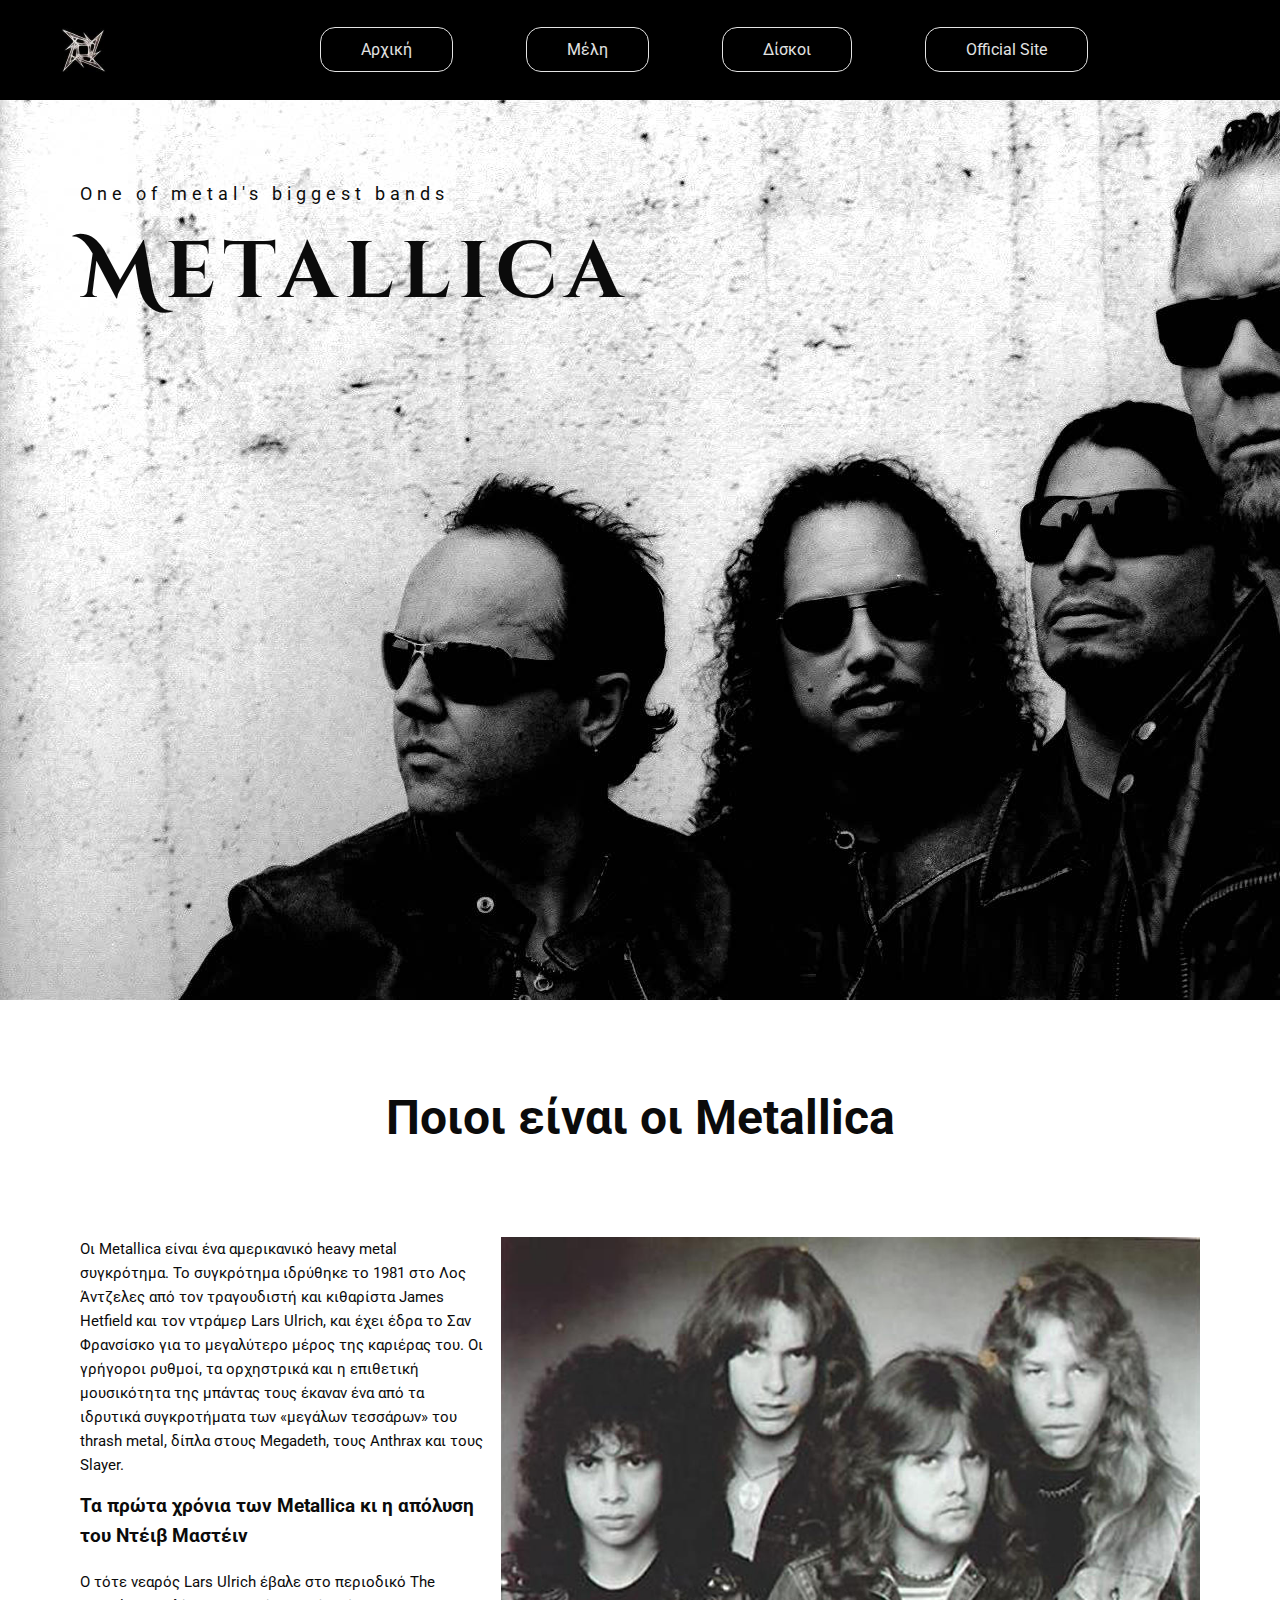
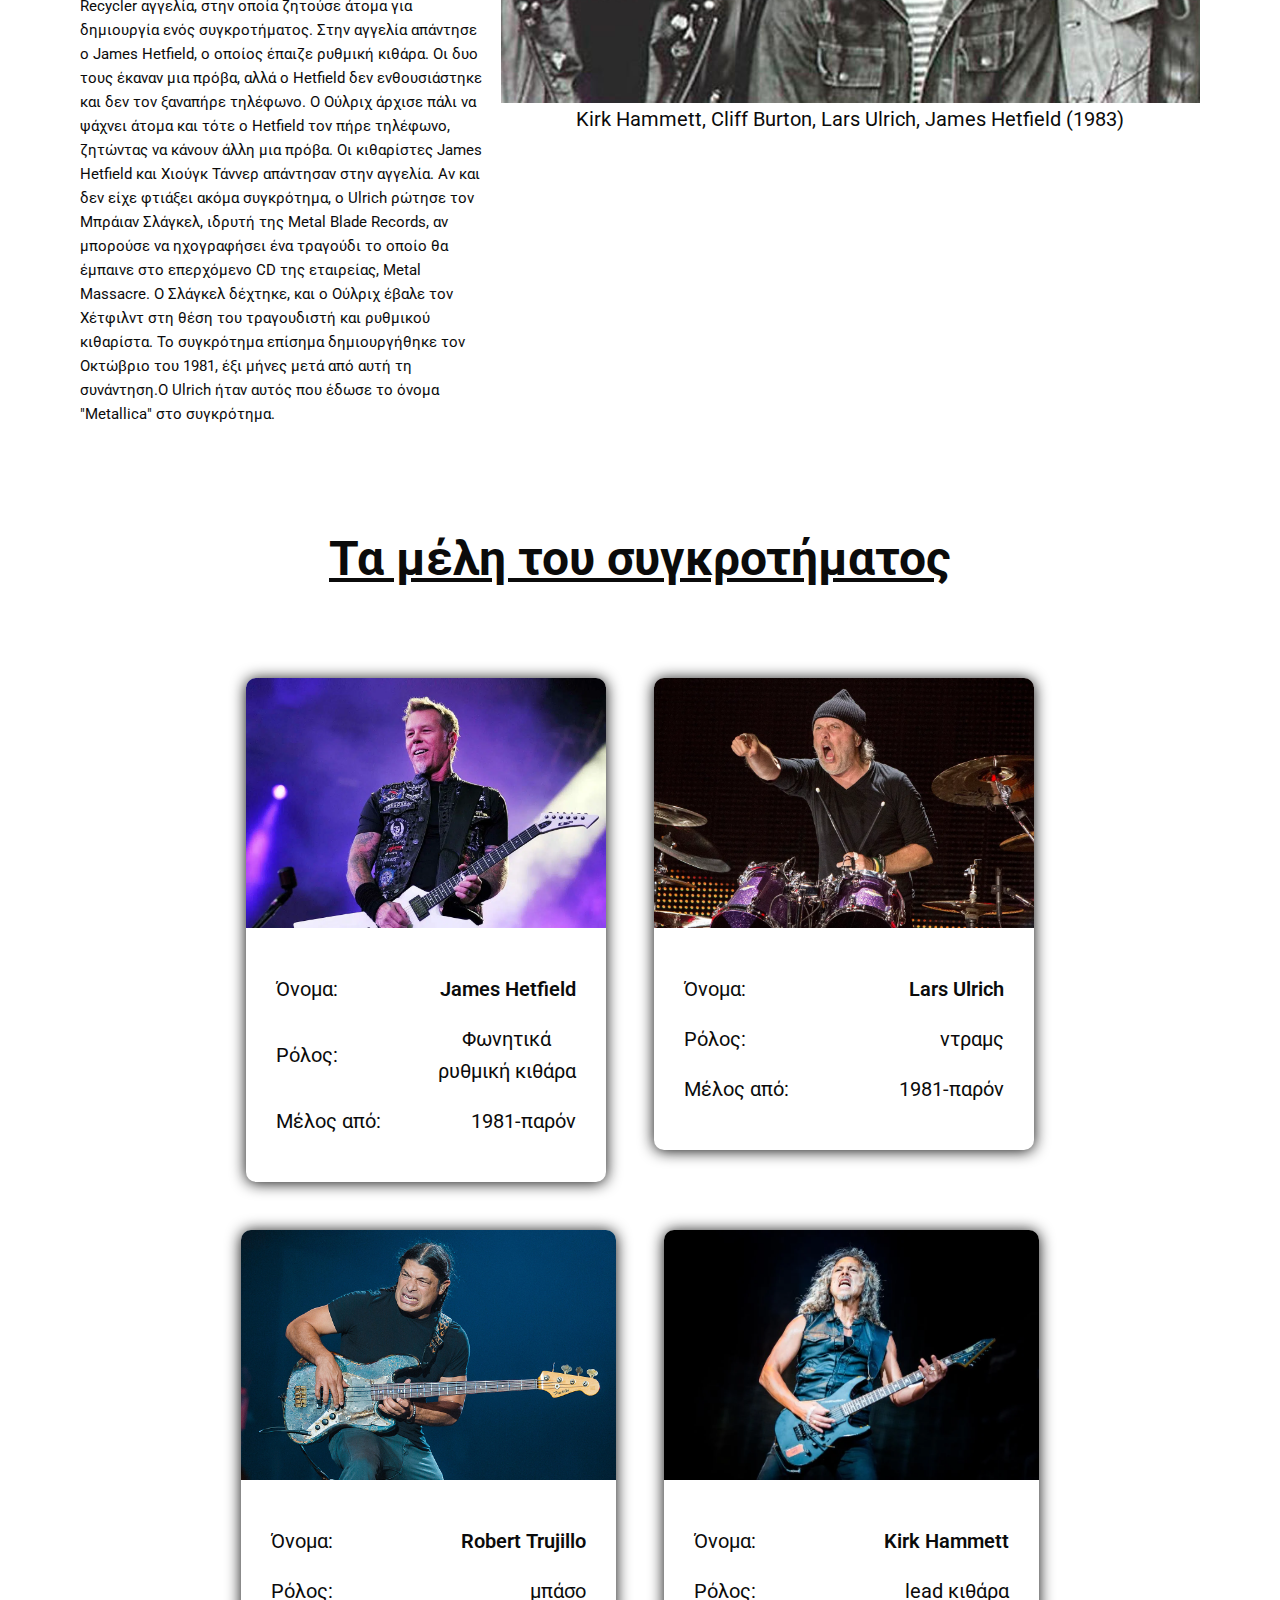
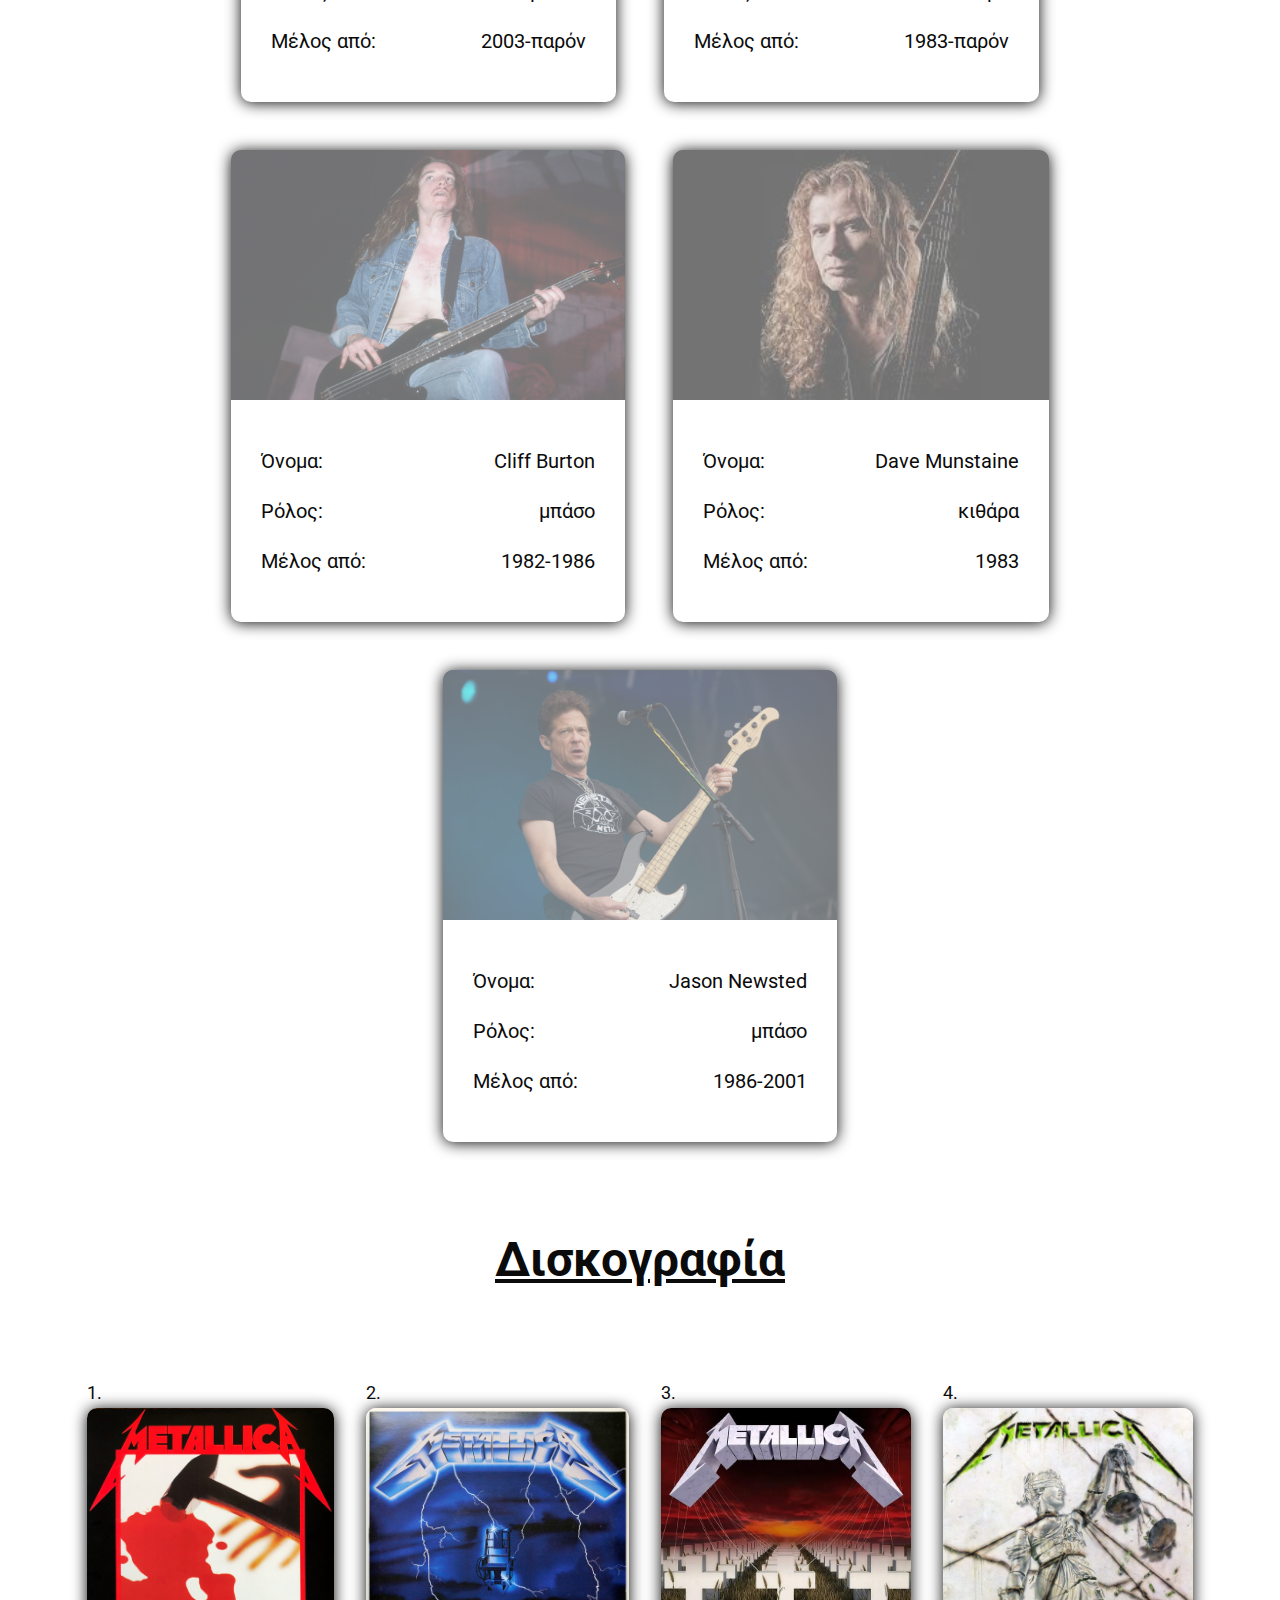
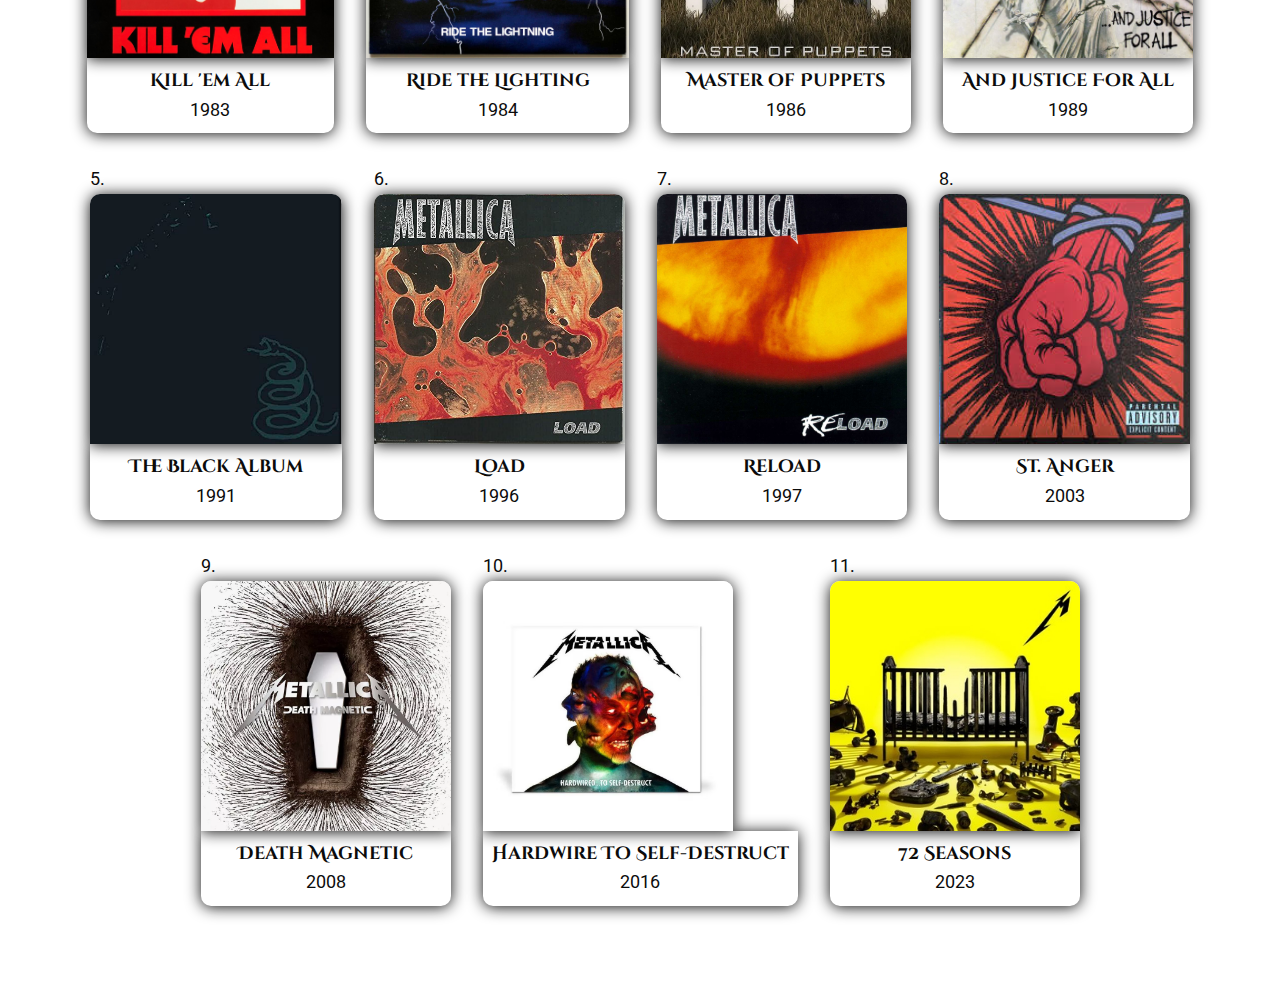
<file: index.html>
<!DOCTYPE html>
<html lang="gr">
  <head>
    <meta charset="UTF-8" />
    <meta http-equiv="X-UA-Compatible" content="IE=edge" />
    <meta name="viewport" content="width=device-width, initial-scale=1.0" />
    <title>Document</title>
    <link rel="preconnect" href="https://fonts.googleapis.com" />
    <link rel="preconnect" href="https://fonts.gstatic.com" crossorigin />
    <link
      href="https://fonts.googleapis.com/css2?family=Cinzel+Decorative:wght@400;700&family=Roboto:wght@400;700&display=swap"
      rel="stylesheet"
    />

    <link rel="stylesheet" href="style.css" />
  </head>
  <body>
    <header>
      <nav class="main__navigation">
        <img src="images/metallica-logo.jpg" alt="" class="nav-logo" />
        <ul class="main__navigation-list">
          <li>
            <a target="_blank" class="main__navigation-list--item" href=""
              >Αρχική</a
            >
          </li>
          <li>
            <a target="_blank" class="main__navigation-list--item" href=""
              >Μέλη</a
            >
          </li>
          <li>
            <a target="_blank" class="main__navigation-list--item" href=""
              >Δίσκοι</a
            >
          </li>
          <li>
            <a
              target="_blank"
              class="main__navigation-list--item"
              href="https://www.metallica.com/"
              >Official Site</a
            >
          </li>
        </ul>
      </nav>
      <div class="hero">
        <div class="hero__text">
          <p class="hero__text-subheading">One of metal's biggest bands</p>
          <h1 class="hero__text-heading">Metallica</h1>
        </div>
      </div>
    </header>
    <h2 class="about-heading">Ποιοι είναι οι Metallica</h2>
    <div class="container">
      <article class="about">
        <div class="about__paragraphs">
          <p class="about-paragraph">
            Οι Metallica είναι ένα αμερικανικό heavy metal συγκρότημα. Το
            συγκρότημα ιδρύθηκε το 1981 στο Λος Άντζελες από τον τραγουδιστή και
            κιθαρίστα James Hetfield και τον ντράμερ Lars Ulrich, και έχει έδρα
            το Σαν Φρανσίσκο για το μεγαλύτερο μέρος της καριέρας του. Οι
            γρήγοροι ρυθμοί, τα ορχηστρικά και η επιθετική μουσικότητα της
            μπάντας τους έκαναν ένα από τα ιδρυτικά συγκροτήματα των «μεγάλων
            τεσσάρων» του thrash metal, δίπλα στους Megadeth, τους Anthrax και
            τους Slayer.
          </p>
          <h3 class="about__paragraphs-heading">
            Τα πρώτα χρόνια των Metallica κι η απόλυση του Ντέιβ Μαστέιν
          </h3>
          <p class="about-paragraph">
            Ο τότε νεαρός Lars Ulrich έβαλε στο περιοδικό The Recycler αγγελία,
            στην οποία ζητούσε άτομα για δημιουργία ενός συγκροτήματος. Στην
            αγγελία απάντησε ο James Hetfield, ο οποίος έπαιζε ρυθμική κιθάρα.
            Οι δυο τους έκαναν μια πρόβα, αλλά ο Hetfield δεν ενθουσιάστηκε και
            δεν τον ξαναπήρε τηλέφωνο. Ο Ούλριχ άρχισε πάλι να ψάχνει άτομα και
            τότε ο Hetfield τον πήρε τηλέφωνο, ζητώντας να κάνουν άλλη μια
            πρόβα. Οι κιθαρίστες James Hetfield και Χιούγκ Τάννερ απάντησαν στην
            αγγελία. Αν και δεν είχε φτιάξει ακόμα συγκρότημα, ο Ulrich ρώτησε
            τον Μπράιαν Σλάγκελ, ιδρυτή της Metal Blade Records, αν μπορούσε να
            ηχογραφήσει ένα τραγούδι το οποίο θα έμπαινε στο επερχόμενο CD της
            εταιρείας, Metal Massacre. Ο Σλάγκελ δέχτηκε, και ο Ούλριχ έβαλε τον
            Χέτφιλντ στη θέση του τραγουδιστή και ρυθμικού κιθαρίστα. Το
            συγκρότημα επίσημα δημιουργήθηκε τον Οκτώβριο του 1981, έξι μήνες
            μετά από αυτή τη συνάντηση.Ο Ulrich ήταν αυτός που έδωσε το όνομα
            "Metallica" στο συγκρότημα.
          </p>
        </div>
        <figure>
          <img
            src="images/metallica-1983.jpg"
            alt="A image of the members of Metallica in 1983"
            class="about-image"
          />
          <figcaption>
            Kirk Hammett, Cliff Burton, Lars Ulrich, James Hetfield (1983)
          </figcaption>
        </figure>
      </article>

      <section>
        <a href=""
          ><h2 class="about-members-heading">Τα μέλη του συγκροτήματος</h2></a
        >
        <ul class="members">
          <a href="">
            <li class="member active">
              <div class="member-image">
                <img
                  src="images/hetfield.jpg"
                  alt="a image of James Hetfield"
                />
              </div>
              <div class="member__details">
                <div class="row">
                  <p>Όνομα:</p>
                  <p class="member__details-name">James Hetfield</p>
                </div>
                <div class="row">
                  <p>Ρόλος:</p>
                  <div class="col">
                    <p class="member__details-role">Φωνητικά</p>
                    <p class="member__details-role">ρυθμική κιθάρα</p>
                  </div>
                </div>
                <div class="row">
                  <p>Μέλος από:</p>
                  <p class="member__details-active">1981-παρόν</p>
                </div>
              </div>
            </li></a
          >
          <a href="">
            <li class="member active">
              <div class="member-image">
                <img src="images/ulrich.jpg" alt="a image of James Hetfield" />
              </div>
              <div class="member__details">
                <div class="row">
                  <p>Όνομα:</p>
                  <p class="member__details-name">Lars Ulrich</p>
                </div>
                <div class="row">
                  <p>Ρόλος:</p>

                  <p class="member__details-role">ντραμς</p>
                </div>
                <div class="row">
                  <p>Μέλος από:</p>
                  <p class="member__details-active">1981-παρόν</p>
                </div>
              </div>
            </li></a
          >
          <a href="">
            <li class="member active">
              <div class="member-image">
                <img
                  src="images/trujillo.jpg"
                  alt="a image of James Hetfield"
                />
              </div>
              <div class="member__details">
                <div class="row">
                  <p>Όνομα:</p>
                  <p class="member__details-name">Robert Trujillo</p>
                </div>
                <div class="row">
                  <p>Ρόλος:</p>

                  <p class="member__details-role">μπάσο</p>
                </div>
                <div class="row">
                  <p>Μέλος από:</p>
                  <p class="member__details-active">2003-παρόν</p>
                </div>
              </div>
            </li></a
          >
          <a href="">
            <li class="member active">
              <div class="member-image">
                <img src="images/hammett.jpg" alt="a image of James Hetfield" />
              </div>
              <div class="member__details">
                <div class="row">
                  <p>Όνομα:</p>
                  <p class="member__details-name">Kirk Hammett</p>
                </div>
                <div class="row">
                  <p>Ρόλος:</p>

                  <p class="member__details-role">lead κιθάρα</p>
                </div>
                <div class="row">
                  <p>Μέλος από:</p>
                  <p class="member__details-active">1983-παρόν</p>
                </div>
              </div>
            </li></a
          >
          <li class="member member-past">
            <div class="member-image">
              <img src="images/burton.jpg" alt="a image of James Hetfield" />
            </div>
            <div class="member__details">
              <div class="row">
                <p>Όνομα:</p>
                <p class="member__details-name">Cliff Burton</p>
              </div>
              <div class="row">
                <p>Ρόλος:</p>

                <p class="member__details-role">μπάσο</p>
              </div>
              <div class="row">
                <p>Μέλος από:</p>
                <p class="member__details-active">1982-1986</p>
              </div>
            </div>
          </li>
          <li class="member member-past">
            <div class="member-image">
              <img src="images/munstaine.jpg" alt="a image of James Hetfield" />
            </div>
            <div class="member__details">
              <div class="row">
                <p>Όνομα:</p>
                <p class="member__details-name">Dave Munstaine</p>
              </div>
              <div class="row">
                <p>Ρόλος:</p>

                <p class="member__details-role">κιθάρα</p>
              </div>
              <div class="row">
                <p>Μέλος από:</p>
                <p class="member__details-active">1983</p>
              </div>
            </div>
          </li>
          <li class="member member-past">
            <div class="member-image">
              <img src="images/newstead.jpg" alt="a image of James Hetfield" />
            </div>
            <div class="member__details">
              <div class="row">
                <p>Όνομα:</p>
                <p class="member__details-name">Jason Newsted</p>
              </div>
              <div class="row">
                <p>Ρόλος:</p>

                <p class="member__details-role">μπάσο</p>
              </div>
              <div class="row">
                <p>Μέλος από:</p>
                <p class="member__details-active">1986-2001</p>
              </div>
            </div>
          </li>
        </ul>
      </section>
      <h2 class="about-members-heading">Δισκογραφία</h2>
      <section>
        <ol class="cds">
          <a href="">
            <li class="cd">
              <img
                src="images/kill-em-all.jpg"
                alt="A Image of  the album cover of kill 'em all"
              />

              <div class="cd__details">
                <p class="cd__details-name">Kill 'em All</p>
                <p class="cd__details-year">1983</p>
              </div>
            </li> </a
          ><a href="">
            <li class="cd">
              <img
                src="images/ride.jpg"
                alt="A Image of  the album cover of kill 'em all"
              />

              <div class="cd__details">
                <p class="cd__details-name">Ride the Lighting</p>
                <p class="cd__details-year">1984</p>
              </div>
            </li></a
          >
          <a href="">
            <li class="cd">
              <img
                src="images/MOP.webp"
                alt="A Image of  the album cover of kill 'em all"
              />

              <div class="cd__details">
                <p class="cd__details-name">Master of Puppets</p>
                <p class="cd__details-year">1986</p>
              </div>
            </li></a
          >
          <a href="">
            <li class="cd">
              <img
                src="images/AJFA.jpg"
                alt="A Image of  the album cover of kill 'em all"
              />

              <div class="cd__details">
                <p class="cd__details-name">And Justice For All</p>
                <p class="cd__details-year">1989</p>
              </div>
            </li></a
          >
          <a href="">
            <li class="cd">
              <img
                src="images/Black.jpg"
                alt="A Image of  the album cover of kill 'em all"
              />

              <div class="cd__details">
                <p class="cd__details-name">The Black Album</p>
                <p class="cd__details-year">1991</p>
              </div>
            </li></a
          >
          <a href="">
            <li class="cd">
              <img
                src="images/load.jpg"
                alt="A Image of  the album cover of kill 'em all"
              />

              <div class="cd__details">
                <p class="cd__details-name">Load</p>
                <p class="cd__details-year">1996</p>
              </div>
            </li></a
          >
          <a href="">
            <li class="cd">
              <img
                src="images/reload.jpg"
                alt="A Image of  the album cover of kill 'em all"
              />

              <div class="cd__details">
                <p class="cd__details-name">Reload</p>
                <p class="cd__details-year">1997</p>
              </div>
            </li></a
          >
          <a href="">
            <li class="cd">
              <img
                src="images/anger.jpg"
                alt="A Image of  the album cover of kill 'em all"
              />

              <div class="cd__details">
                <p class="cd__details-name">St. Anger</p>
                <p class="cd__details-year">2003</p>
              </div>
            </li></a
          >
          <a href="">
            <li class="cd">
              <img
                src="images/magnetic.jpg"
                alt="A Image of  the album cover of kill 'em all"
              />

              <div class="cd__details">
                <p class="cd__details-name">Death Magnetic</p>
                <p class="cd__details-year">2008</p>
              </div>
            </li></a
          >
          <a href="">
            <li class="cd">
              <img
                src="images/hardwired.jpg"
                alt="A Image of  the album cover of kill 'em all"
              />

              <div class="cd__details">
                <p class="cd__details-name">Hardwire To Self-Destruct</p>
                <p class="cd__details-year">2016</p>
              </div>
            </li></a
          >
          <a href="">
            <li class="cd">
              <img
                src="images/72seasons.jpg"
                alt="A Image of  the album cover of kill 'em all"
              />

              <div class="cd__details">
                <p class="cd__details-name">72 Seasons</p>
                <p class="cd__details-year">2023</p>
              </div>
            </li></a
          >
        </ol>
      </section>
    </div>
  </body>
</html>
</file>
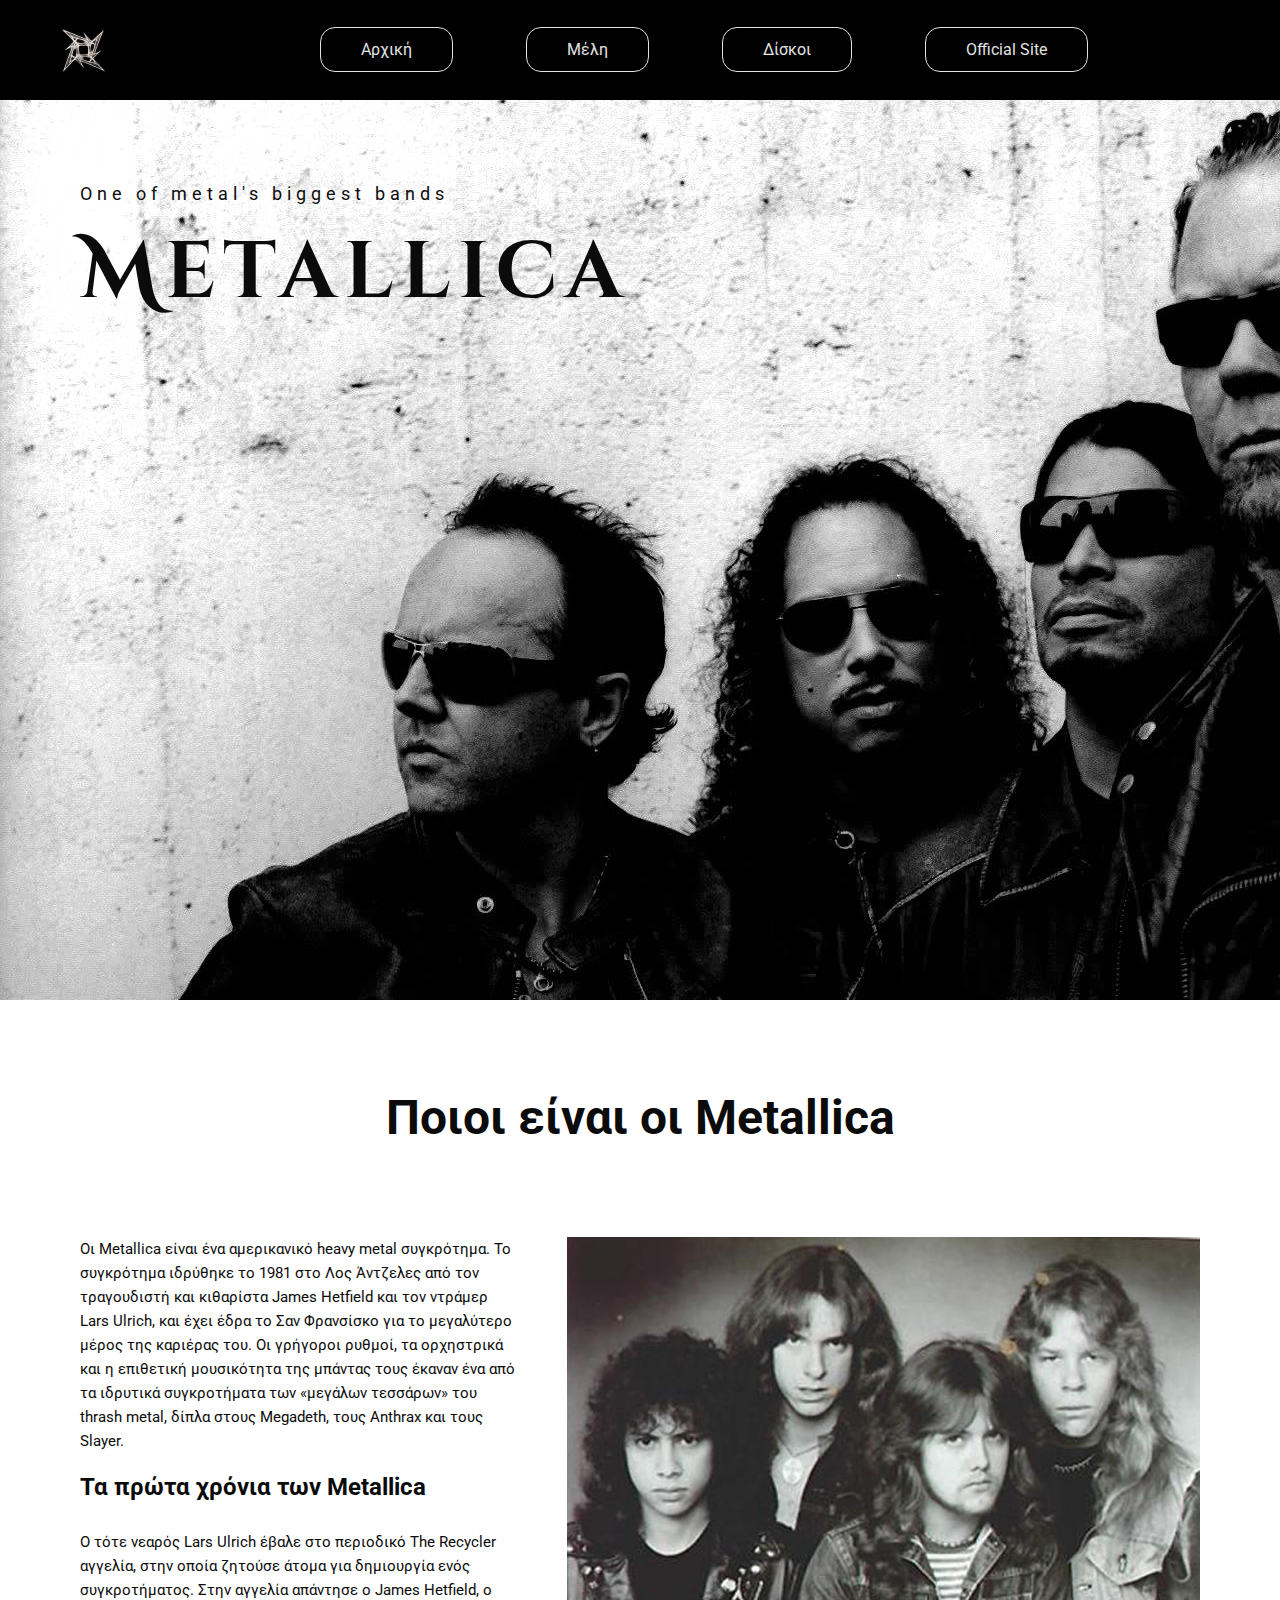
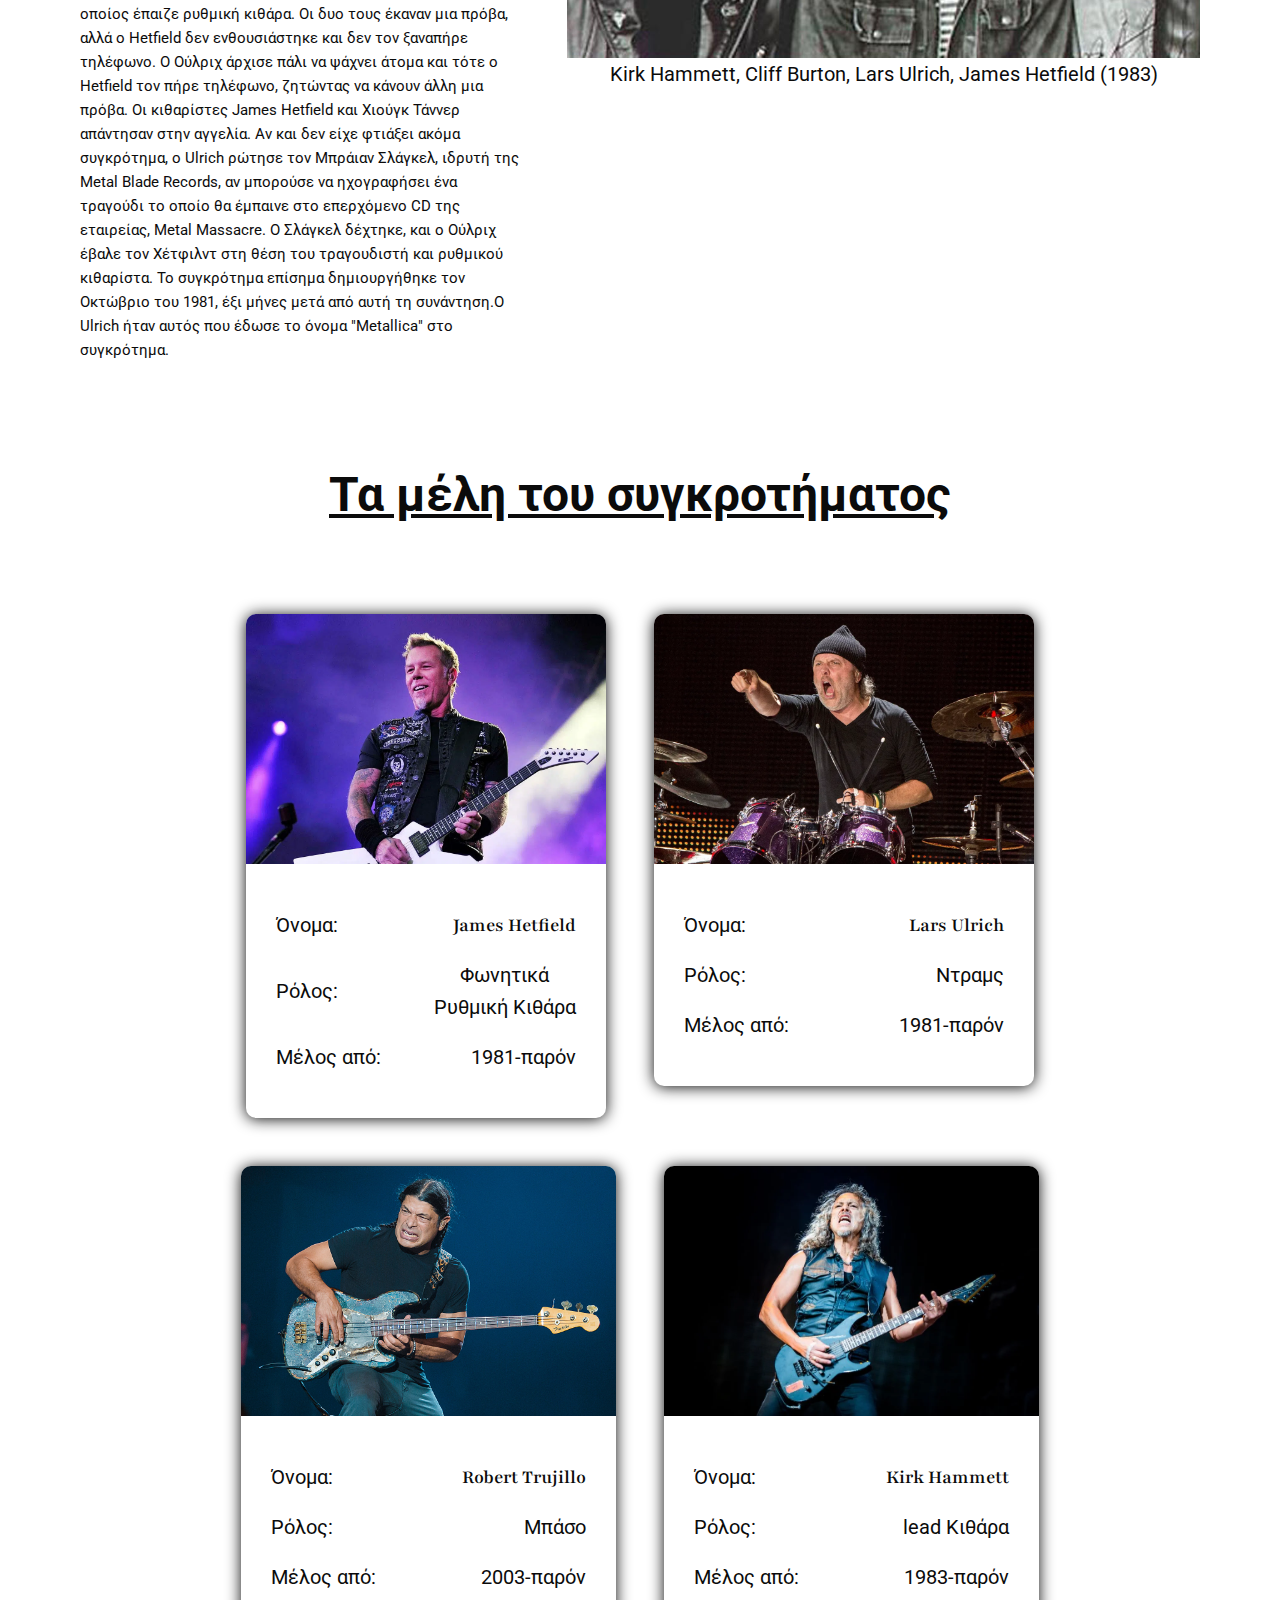
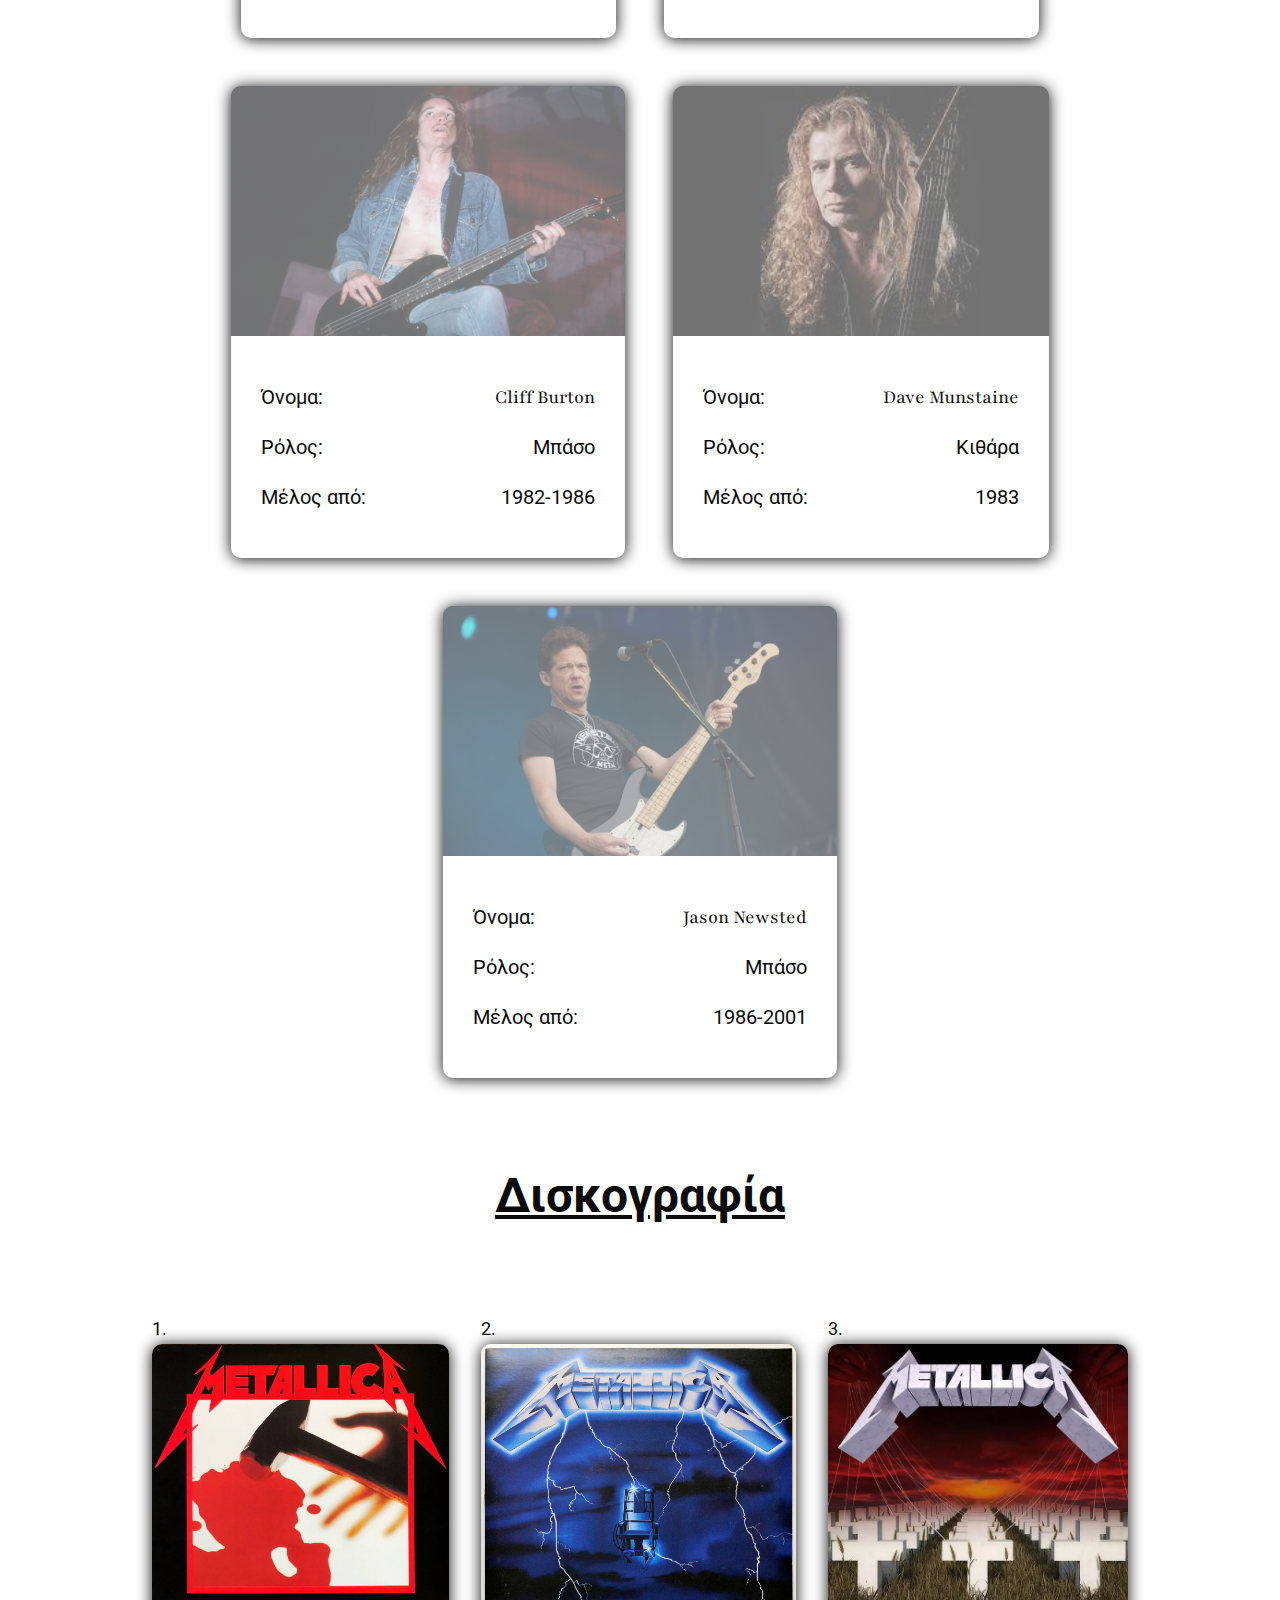
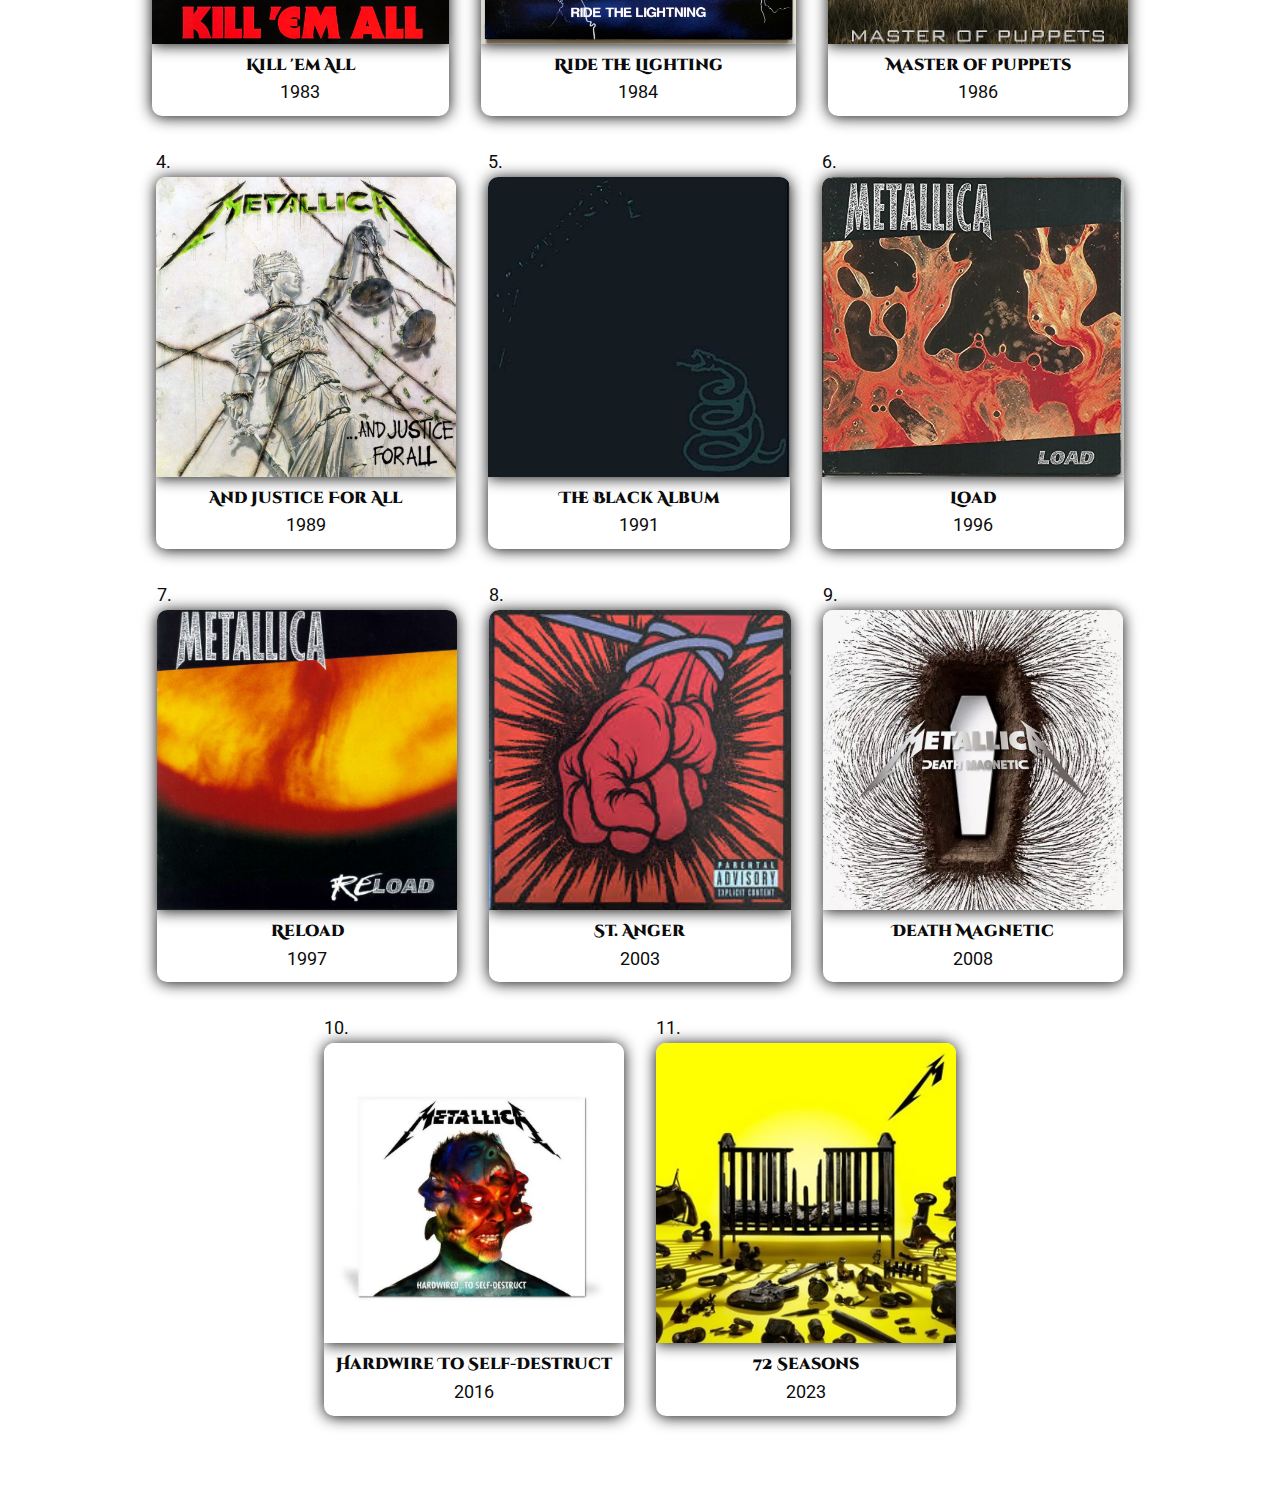
<file: html/index.html>
<!DOCTYPE html>
<html lang="gr">
  <head>
    <meta charset="UTF-8" />
    <meta http-equiv="X-UA-Compatible" content="IE=edge" />
    <meta name="viewport" content="width=device-width, initial-scale=1.0" />
    <title>Αρχική</title>
    <link rel="preconnect" href="https://fonts.googleapis.com" />
    <link rel="preconnect" href="https://fonts.gstatic.com" crossorigin />
    <link
      href="https://fonts.googleapis.com/css2?family=Cinzel+Decorative:wght@400;700&family=Playfair:wght@600&family=Roboto:wght@400;700&display=swap"
      rel="stylesheet"
    />

    <link rel="stylesheet" href="../css/index.css" />
  </head>
  <body>
    <header>
      <nav class="main__navigation">
        <img src="../images/metallica-logo.jpg" alt="" class="nav-logo" />
        <ul class="main__navigation-list">
          <li>
            <a class="main__navigation-list--item" href="">Αρχική</a>
          </li>
          <li>
            <a
              target="_blank"
              class="main__navigation-list--item"
              href="members.html"
              >Μέλη</a
            >
          </li>
          <li>
            <a
              target="_blank"
              class="main__navigation-list--item"
              href="cds.html"
              >Δίσκοι</a
            >
          </li>
          <li>
            <a
              target="_blank"
              class="main__navigation-list--item"
              href="https://www.metallica.com/"
              >Official Site</a
            >
          </li>
        </ul>
      </nav>
      <div class="hero">
        <div class="hero__text">
          <p class="hero__text-subheading">One of metal's biggest bands</p>
          <h1 class="hero__text-heading">Metallica</h1>
        </div>
      </div>
    </header>
    <h2 class="about-heading">Ποιοι είναι οι Metallica</h2>
    <div class="container">
      <article class="about">
        <div class="about__paragraphs">
          <p class="about-paragraph">
            Οι Metallica είναι ένα αμερικανικό heavy metal συγκρότημα. Το
            συγκρότημα ιδρύθηκε το 1981 στο Λος Άντζελες από τον τραγουδιστή και
            κιθαρίστα James Hetfield και τον ντράμερ Lars Ulrich, και έχει έδρα
            το Σαν Φρανσίσκο για το μεγαλύτερο μέρος της καριέρας του. Οι
            γρήγοροι ρυθμοί, τα ορχηστρικά και η επιθετική μουσικότητα της
            μπάντας τους έκαναν ένα από τα ιδρυτικά συγκροτήματα των «μεγάλων
            τεσσάρων» του thrash metal, δίπλα στους Megadeth, τους Anthrax και
            τους Slayer.
          </p>
          <h3 class="about__paragraphs-heading">
            Τα πρώτα χρόνια των Metallica
          </h3>
          <p class="about-paragraph">
            Ο τότε νεαρός Lars Ulrich έβαλε στο περιοδικό The Recycler αγγελία,
            στην οποία ζητούσε άτομα για δημιουργία ενός συγκροτήματος. Στην
            αγγελία απάντησε ο James Hetfield, ο οποίος έπαιζε ρυθμική κιθάρα.
            Οι δυο τους έκαναν μια πρόβα, αλλά ο Hetfield δεν ενθουσιάστηκε και
            δεν τον ξαναπήρε τηλέφωνο. Ο Ούλριχ άρχισε πάλι να ψάχνει άτομα και
            τότε ο Hetfield τον πήρε τηλέφωνο, ζητώντας να κάνουν άλλη μια
            πρόβα. Οι κιθαρίστες James Hetfield και Χιούγκ Τάννερ απάντησαν στην
            αγγελία. Αν και δεν είχε φτιάξει ακόμα συγκρότημα, ο Ulrich ρώτησε
            τον Μπράιαν Σλάγκελ, ιδρυτή της Metal Blade Records, αν μπορούσε να
            ηχογραφήσει ένα τραγούδι το οποίο θα έμπαινε στο επερχόμενο CD της
            εταιρείας, Metal Massacre. Ο Σλάγκελ δέχτηκε, και ο Ούλριχ έβαλε τον
            Χέτφιλντ στη θέση του τραγουδιστή και ρυθμικού κιθαρίστα. Το
            συγκρότημα επίσημα δημιουργήθηκε τον Οκτώβριο του 1981, έξι μήνες
            μετά από αυτή τη συνάντηση.Ο Ulrich ήταν αυτός που έδωσε το όνομα
            "Metallica" στο συγκρότημα.
          </p>
        </div>
        <figure>
          <img
            src="../images/metallica-1983.jpg"
            alt="A image of the members of Metallica in 1983"
            class="about-image"
          />
          <figcaption>
            Kirk Hammett, Cliff Burton, Lars Ulrich, James Hetfield (1983)
          </figcaption>
        </figure>
      </article>

      <section>
        <a target="_blank" target="_blank" href="members.html"
          ><h2 class="about-members-heading">Τα μέλη του συγκροτήματος</h2></a
        >
        <ul class="members">
          <a target="_blank" href="members.html#hetfield">
            <li class="member active">
              <div class="member-image">
                <img
                  src="../images/hetfield.jpg"
                  alt="a image of James Hetfield"
                />
              </div>
              <div class="member__details">
                <div class="row">
                  <p>Όνομα:</p>
                  <p class="member__details-name">James Hetfield</p>
                </div>
                <div class="row">
                  <p>Ρόλος:</p>
                  <div class="col">
                    <p class="member__details-role">Φωνητικά</p>
                    <p class="member__details-role">Ρυθμική Κιθάρα</p>
                  </div>
                </div>
                <div class="row">
                  <p>Μέλος από:</p>
                  <p class="member__details-active">1981-παρόν</p>
                </div>
              </div>
            </li></a
          >
          <a target="_blank" href="members.html#lars">
            <li class="member active">
              <div class="member-image">
                <img src="../images/ulrich.jpg" alt="a image of Lars Ulrich" />
              </div>
              <div class="member__details">
                <div class="row">
                  <p>Όνομα:</p>
                  <p class="member__details-name">Lars Ulrich</p>
                </div>
                <div class="row">
                  <p>Ρόλος:</p>

                  <p class="member__details-role">Ντραμς</p>
                </div>
                <div class="row">
                  <p>Μέλος από:</p>
                  <p class="member__details-active">1981-παρόν</p>
                </div>
              </div>
            </li></a
          >
          <a target="_blank" href="members.html#robert">
            <li class="member active">
              <div class="member-image">
                <img
                  src="../images/trujillo.jpg"
                  alt="a image of Robert Trujillo"
                />
              </div>
              <div class="member__details">
                <div class="row">
                  <p>Όνομα:</p>
                  <p class="member__details-name">Robert Trujillo</p>
                </div>
                <div class="row">
                  <p>Ρόλος:</p>

                  <p class="member__details-role">Μπάσο</p>
                </div>
                <div class="row">
                  <p>Μέλος από:</p>
                  <p class="member__details-active">2003-παρόν</p>
                </div>
              </div>
            </li></a
          >
          <a target="_blank" href="members.html#hammett">
            <li class="member active">
              <div class="member-image">
                <img
                  src="../images/hammett.jpg"
                  alt="a image of Kirk Hammett"
                />
              </div>
              <div class="member__details">
                <div class="row">
                  <p>Όνομα:</p>
                  <p class="member__details-name">Kirk Hammett</p>
                </div>
                <div class="row">
                  <p>Ρόλος:</p>

                  <p class="member__details-role">lead Κιθάρα</p>
                </div>
                <div class="row">
                  <p>Μέλος από:</p>
                  <p class="member__details-active">1983-παρόν</p>
                </div>
              </div>
            </li></a
          >
          <li class="member member-past">
            <div class="member-image">
              <img src="../images/burton.jpg" alt="a image of Cliff Burton" />
            </div>
            <div class="member__details">
              <div class="row">
                <p>Όνομα:</p>
                <p class="member__details-name">Cliff Burton</p>
              </div>
              <div class="row">
                <p>Ρόλος:</p>

                <p class="member__details-role">Μπάσο</p>
              </div>
              <div class="row">
                <p>Μέλος από:</p>
                <p class="member__details-active">1982-1986</p>
              </div>
            </div>
          </li>
          <li class="member member-past">
            <div class="member-image">
              <img
                src="../images/munstaine.jpg"
                alt="a image of Dave Munstaine"
              />
            </div>
            <div class="member__details">
              <div class="row">
                <p>Όνομα:</p>
                <p class="member__details-name">Dave Munstaine</p>
              </div>
              <div class="row">
                <p>Ρόλος:</p>

                <p class="member__details-role">Κιθάρα</p>
              </div>
              <div class="row">
                <p>Μέλος από:</p>
                <p class="member__details-active">1983</p>
              </div>
            </div>
          </li>
          <li class="member member-past">
            <div class="member-image">
              <img
                src="../images/newstead.jpg"
                alt="a image of Jason Newstead"
              />
            </div>
            <div class="member__details">
              <div class="row">
                <p>Όνομα:</p>
                <p class="member__details-name">Jason Newsted</p>
              </div>
              <div class="row">
                <p>Ρόλος:</p>

                <p class="member__details-role">Μπάσο</p>
              </div>
              <div class="row">
                <p>Μέλος από:</p>
                <p class="member__details-active">1986-2001</p>
              </div>
            </div>
          </li>
        </ul>
      </section>
      <h2 class="about-members-heading">Δισκογραφία</h2>
      <section>
        <ol class="cds">
          <a href="cds.html#kill">
            <li class="cd">
              <img
                src="../images/kill-em-all.jpg"
                alt="A Image of  the album cover of kill 'em all"
              />

              <div class="cd__details">
                <p class="cd__details-name">Kill 'em All</p>
                <p class="cd__details-year">1983</p>
              </div>
            </li> </a
          ><a href="cds.html#ride">
            <li class="cd">
              <img
                src="../images/ride.jpg"
                alt="A Image of  the album cover of kill 'em all"
              />

              <div class="cd__details">
                <p class="cd__details-name">Ride the Lighting</p>
                <p class="cd__details-year">1984</p>
              </div>
            </li></a
          >
          <a href="cds.html#master">
            <li class="cd">
              <img
                src="../images/MOP.webp"
                alt="A Image of  the album cover of kill 'em all"
              />

              <div class="cd__details">
                <p class="cd__details-name">Master of Puppets</p>
                <p class="cd__details-year">1986</p>
              </div>
            </li></a
          >
          <a href="cds.html#justice">
            <li class="cd">
              <img
                src="../images/AJFA.jpg"
                alt="A Image of  the album cover of kill 'em all"
              />

              <div class="cd__details">
                <p class="cd__details-name">And Justice For All</p>
                <p class="cd__details-year">1989</p>
              </div>
            </li></a
          >
          <a href="cds.html#black">
            <li class="cd">
              <img
                src="../images/Black.jpg"
                alt="A Image of  the album cover of kill 'em all"
              />

              <div class="cd__details">
                <p class="cd__details-name">The Black Album</p>
                <p class="cd__details-year">1991</p>
              </div>
            </li></a
          >
          <a href="cds.html#load">
            <li class="cd">
              <img
                src="../images/load.jpg"
                alt="A Image of  the album cover of kill 'em all"
              />

              <div class="cd__details">
                <p class="cd__details-name">Load</p>
                <p class="cd__details-year">1996</p>
              </div>
            </li></a
          >
          <a href="cds.html#reload">
            <li class="cd">
              <img
                src="../images/reload.jpg"
                alt="A Image of  the album cover of kill 'em all"
              />

              <div class="cd__details">
                <p class="cd__details-name">Reload</p>
                <p class="cd__details-year">1997</p>
              </div>
            </li></a
          >
          <a href="cds.html#anger">
            <li class="cd">
              <img
                src="../images/anger.jpg"
                alt="A Image of  the album cover of kill 'em all"
              />

              <div class="cd__details">
                <p class="cd__details-name">St. Anger</p>
                <p class="cd__details-year">2003</p>
              </div>
            </li></a
          >
          <a href="cds.html#death">
            <li class="cd">
              <img
                src="../images/magnetic.jpg"
                alt="A Image of  the album cover of kill 'em all"
              />

              <div class="cd__details">
                <p class="cd__details-name">Death Magnetic</p>
                <p class="cd__details-year">2008</p>
              </div>
            </li></a
          >
          <a href="cds.html#hardwired">
            <li class="cd">
              <img
                src="../images/hardwired.jpg"
                alt="A Image of  the album cover of kill 'em all"
              />

              <div class="cd__details">
                <p class="cd__details-name">Hardwire To Self-Destruct</p>
                <p class="cd__details-year">2016</p>
              </div>
            </li></a
          >
          <a href="cds.html#seasons">
            <li class="cd">
              <img
                src="../images/72seasons.jpg"
                alt="A Image of  the album cover of kill 'em all"
              />

              <div class="cd__details">
                <p class="cd__details-name">72 Seasons</p>
                <p class="cd__details-year">2023</p>
              </div>
            </li></a
          >
        </ol>
      </section>
    </div>
  </body>
</html>
</file>
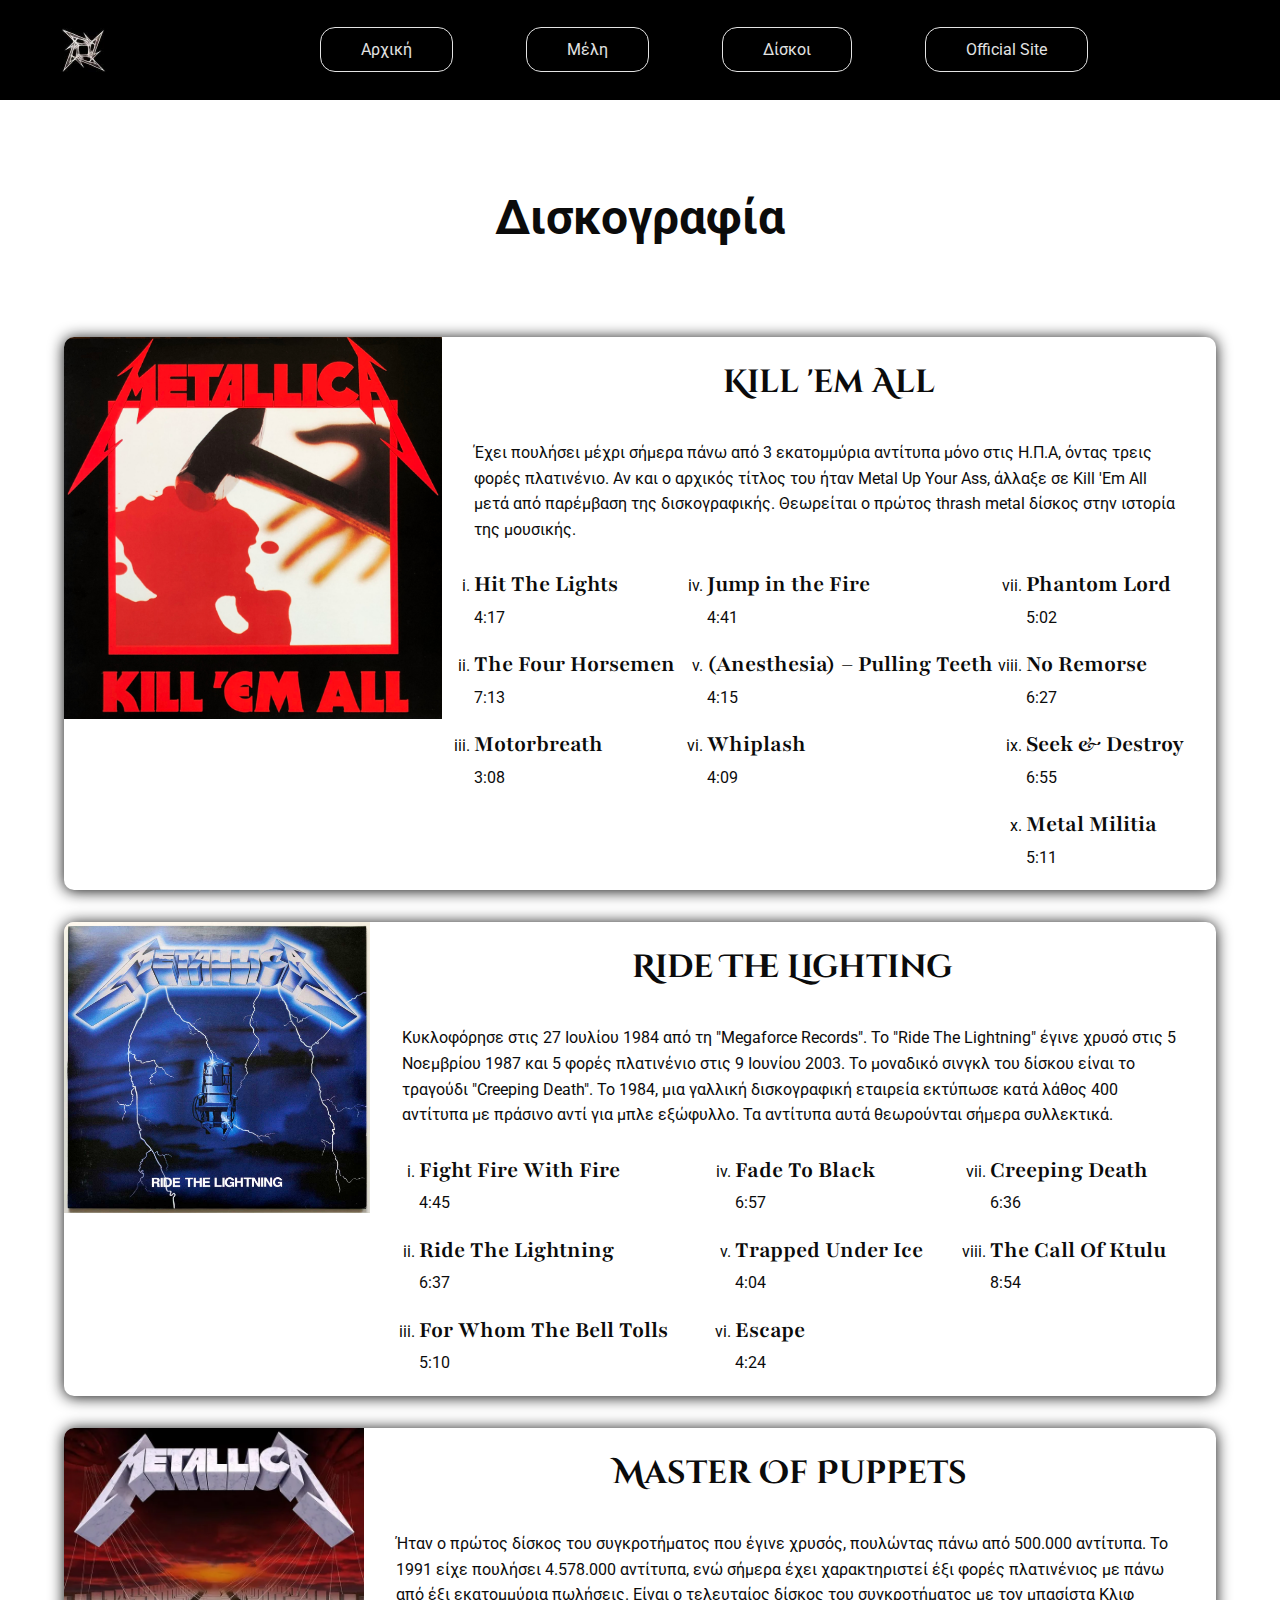
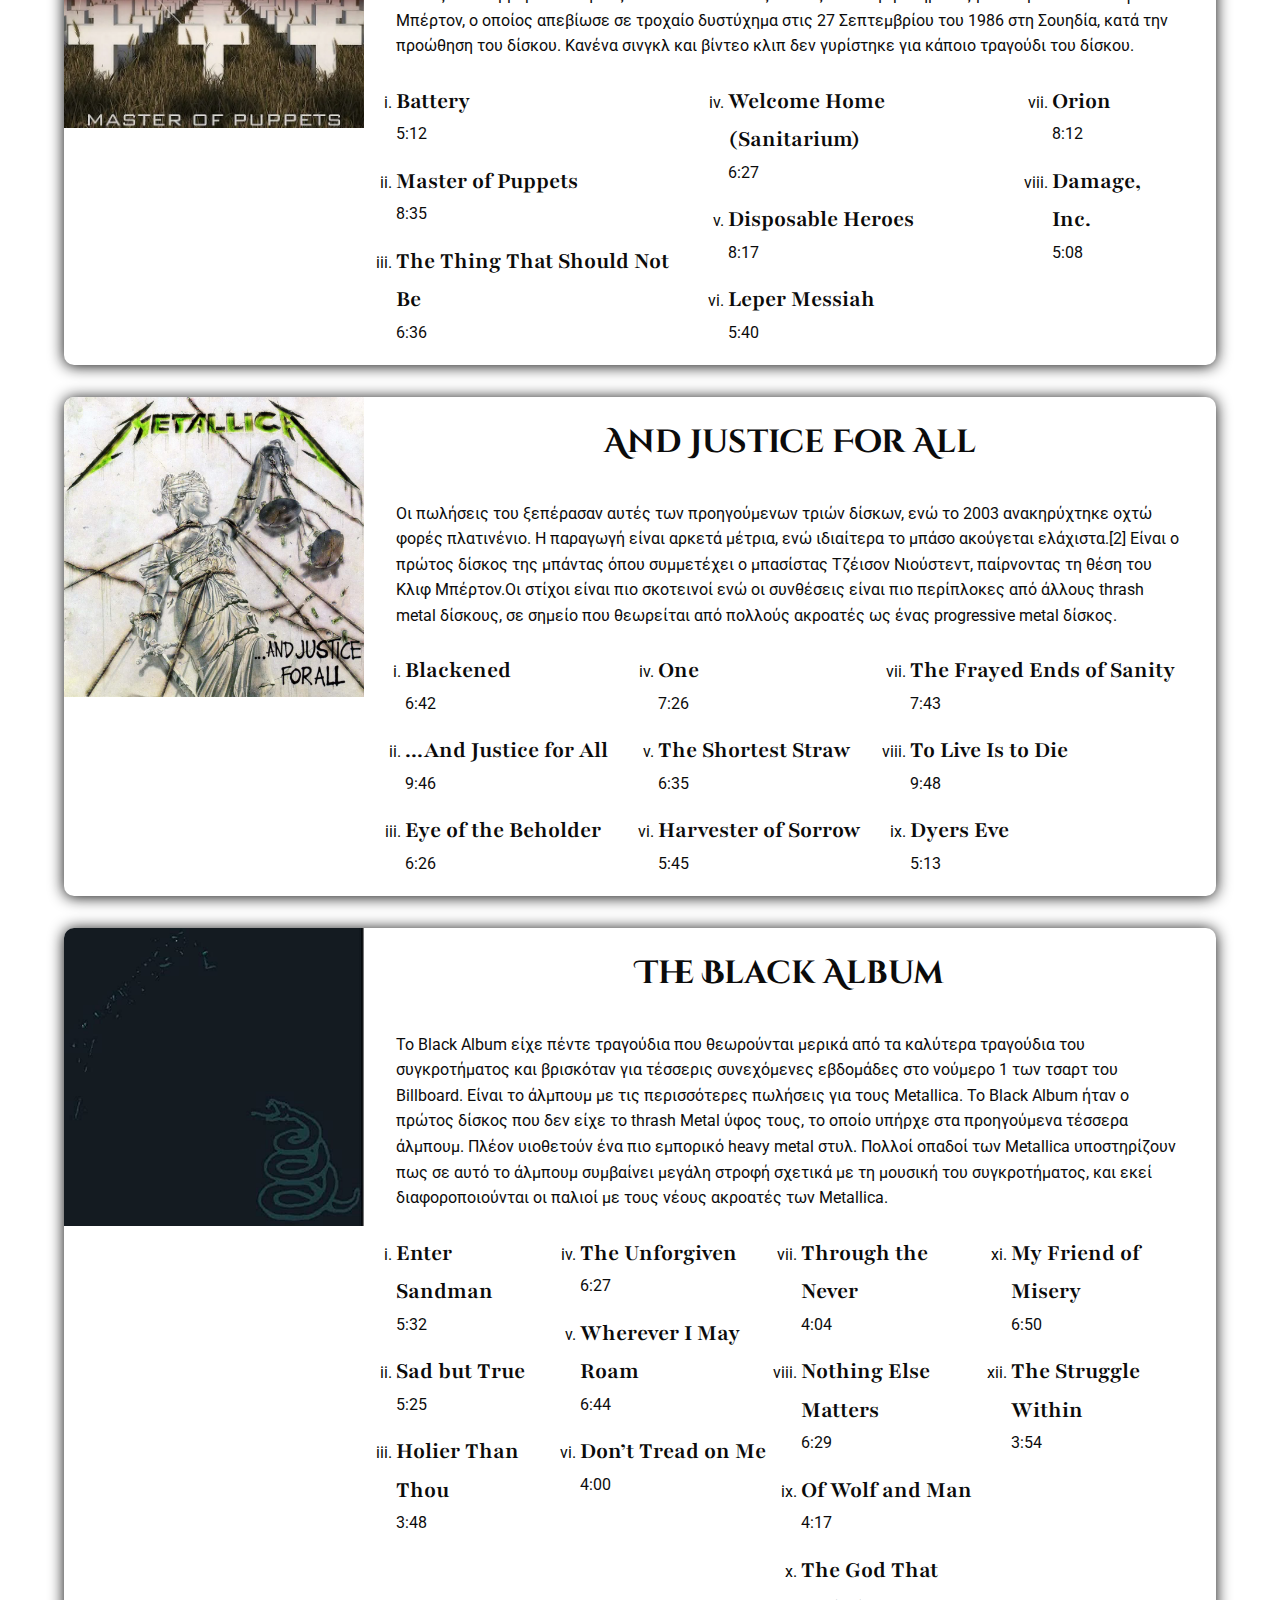
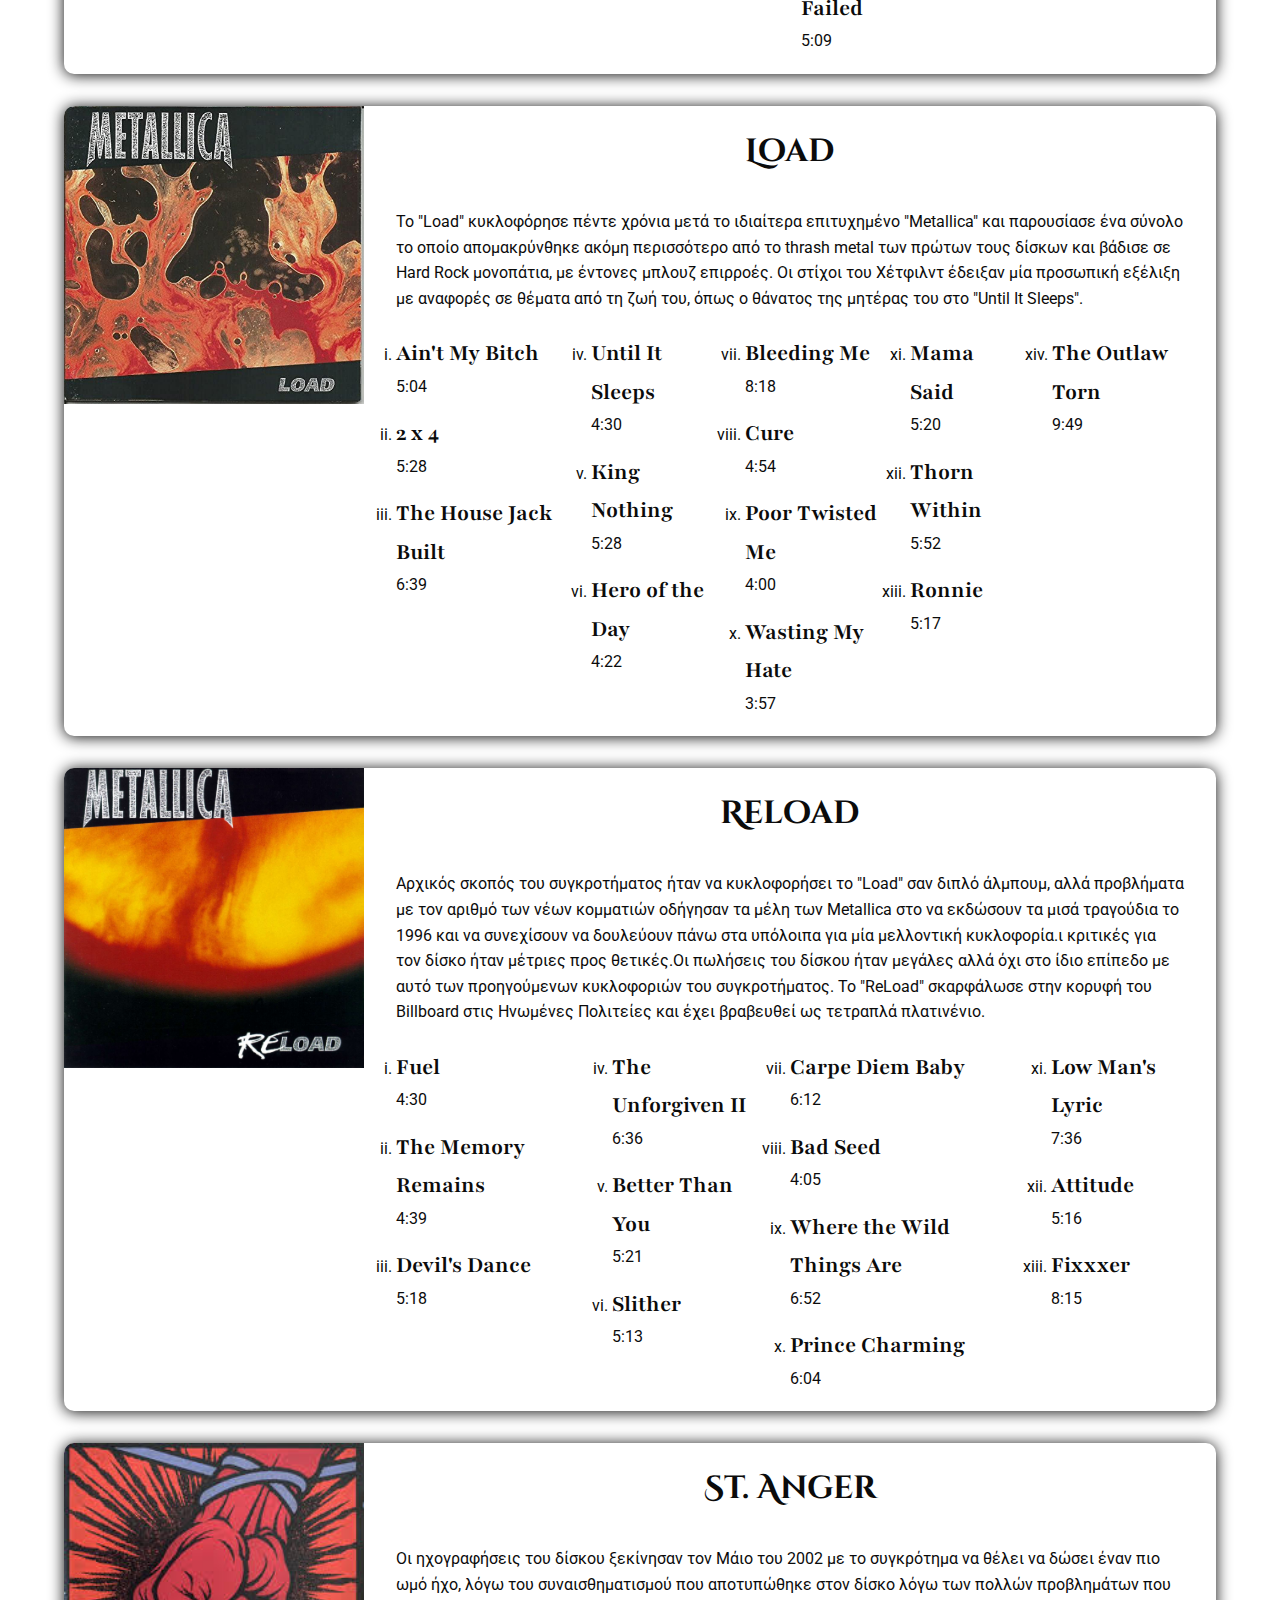
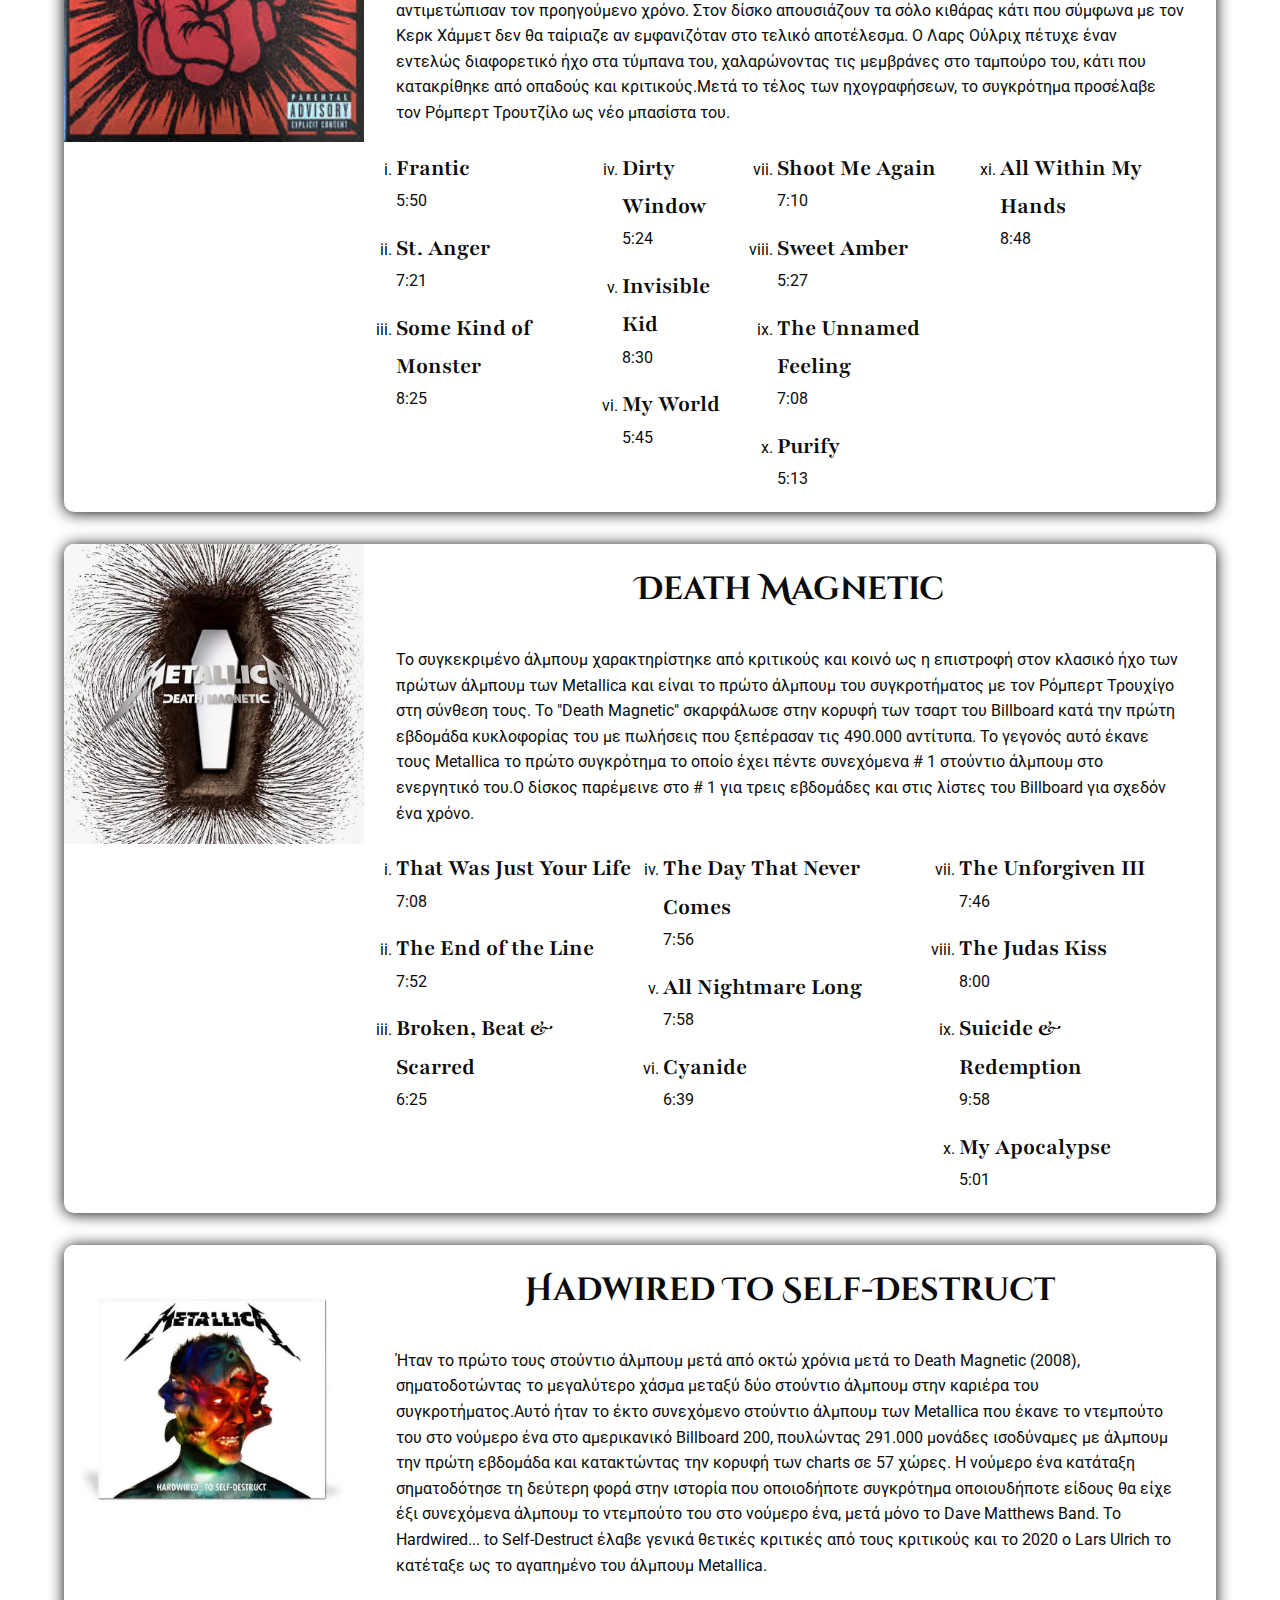
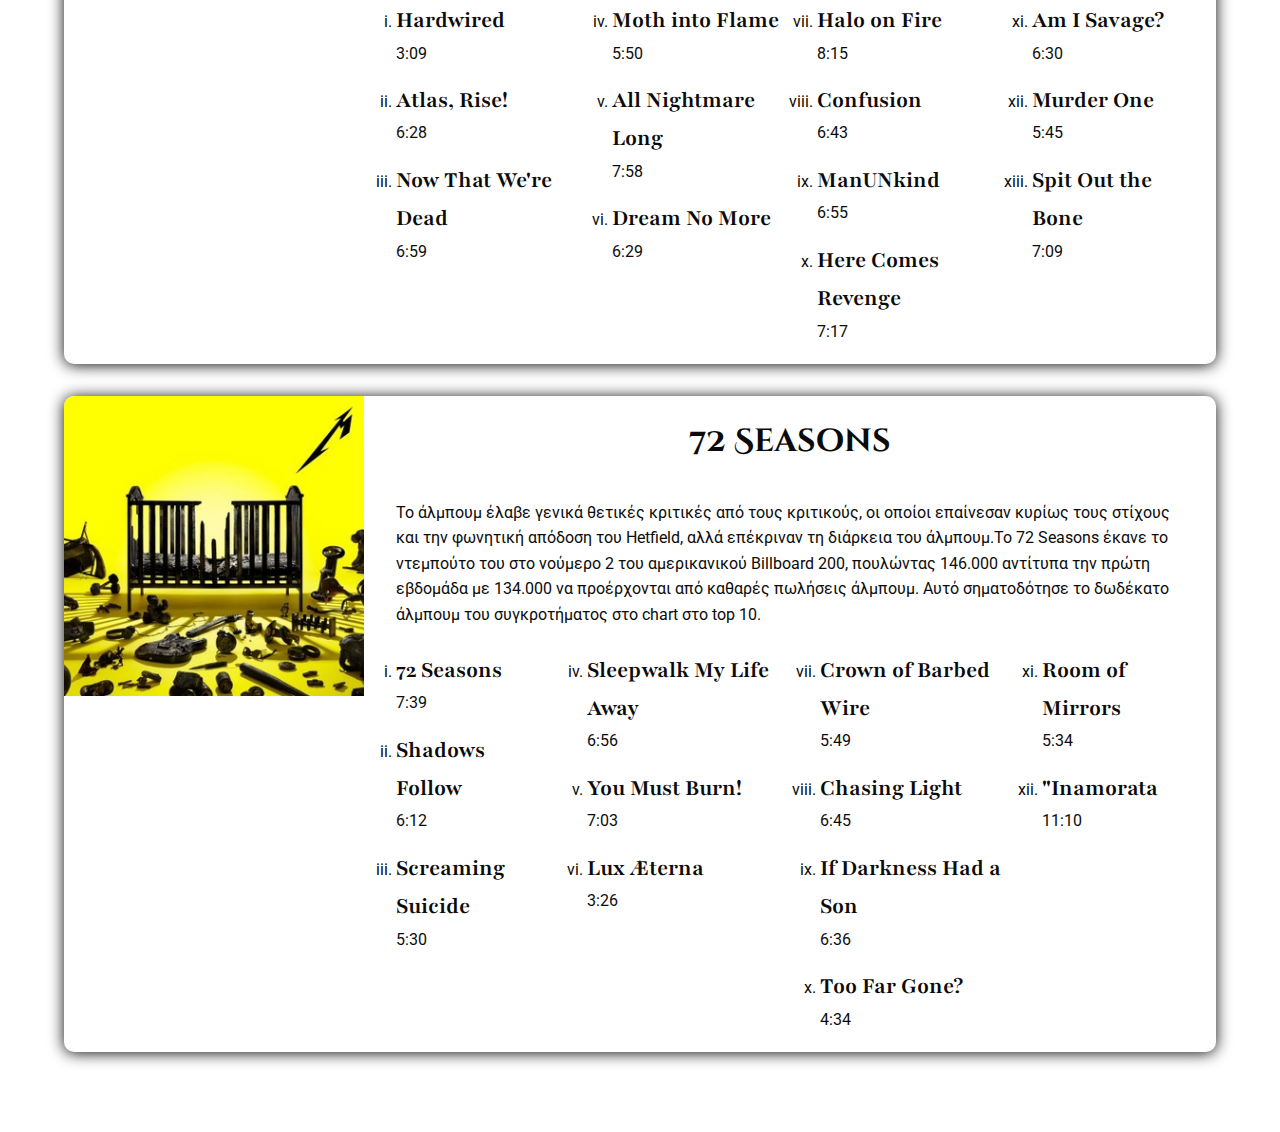
<file: html/cds.html>
<!DOCTYPE html>
<html lang="en">
  <head>
    <meta charset="UTF-8" />
    <meta http-equiv="X-UA-Compatible" content="IE=edge" />
    <meta name="viewport" content="width=device-width, initial-scale=1.0" />
    <title>Δισκογραφία</title>
    <link rel="preconnect" href="https://fonts.googleapis.com" />
    <link rel="preconnect" href="https://fonts.gstatic.com" crossorigin />
    <link
      href="https://fonts.googleapis.com/css2?family=Cinzel+Decorative:wght@400;700&family=Playfair:wght@600&family=Roboto:wght@400;700&display=swap"
      rel="stylesheet"
    />

    <link rel="stylesheet" href="../css/cds.css" />
  </head>
  <body>
    <header>
      <nav class="main__navigation">
        <img src="../images/metallica-logo.jpg" alt="" class="nav-logo" />
        <ul class="main__navigation-list">
          <li>
            <a class="main__navigation-list--item" href="index.html">Αρχική</a>
          </li>
          <li>
            <a
              target="_blank"
              class="main__navigation-list--item"
              href="members.html"
              >Μέλη</a
            >
          </li>
          <li>
            <a target="_blank" class="main__navigation-list--item" href=""
              >Δίσκοι</a
            >
          </li>
          <li>
            <a
              target="_blank"
              class="main__navigation-list--item"
              href="https://www.metallica.com/"
              >Official Site</a
            >
          </li>
        </ul>
      </nav>
    </header>
    <main>
      <div class="container">
        <h1 class="main-heading">Δισκογραφία</h1>
        <ul class="cds">
          <li id="kill" class="cd">
            <div class="cd__image-container">
              <img
                src="../images/kill-em-all.jpg"
                alt="An image of the album cover of the album Kill 'em All"
              />
            </div>
            <section class="cd__content">
              <h2 class="cd__content-name">Kill 'em All</h2>
              <p class="cd__content-summary">
                Έχει πουλήσει μέχρι σήμερα πάνω από 3 εκατομμύρια αντίτυπα μόνο
                στις Η.Π.Α, όντας τρεις φορές πλατινένιο. Αν και ο αρχικός
                τίτλος του ήταν Metal Up Your Ass, άλλαξε σε Kill 'Em All μετά
                από παρέμβαση της δισκογραφικής. Θεωρείται ο πρώτος thrash metal
                δίσκος στην ιστορία της μουσικής.
              </p>
              <ol class="cd__content-tracks">
                <div class="col">
                  <li class="cd__content-tracks--track">
                    <p class="cd__content-tracks--track-name">Hit The Lights</p>
                    <p class="cd__content-tracks--track-duration">4:17</p>
                  </li>
                  <li class="cd__content-tracks--track">
                    <p class="cd__content-tracks--track-name">
                      The Four Horsemen
                    </p>
                    <p class="cd__content-tracks--track-duration">7:13</p>
                  </li>
                  <li class="cd__content-tracks--track">
                    <p class="cd__content-tracks--track-name">Motorbreath</p>
                    <p class="cd__content-tracks--track-duration">3:08</p>
                  </li>
                </div>
                <div class="col">
                  <li class="cd__content-tracks--track">
                    <p class="cd__content-tracks--track-name">
                      Jump in the Fire
                    </p>
                    <p class="cd__content-tracks--track-duration">4:41</p>
                  </li>
                  <li class="cd__content-tracks--track">
                    <p class="cd__content-tracks--track-name">
                      (Anesthesia) – Pulling Teeth
                    </p>
                    <p class="cd__content-tracks--track-duration">4:15</p>
                  </li>
                  <li class="cd__content-tracks--track">
                    <p class="cd__content-tracks--track-name">Whiplash</p>
                    <p class="cd__content-tracks--track-duration">4:09</p>
                  </li>
                </div>
                <div class="col">
                  <li class="cd__content-tracks--track">
                    <p class="cd__content-tracks--track-name">Phantom Lord</p>
                    <p class="cd__content-tracks--track-duration">5:02</p>
                  </li>
                  <li class="cd__content-tracks--track">
                    <p class="cd__content-tracks--track-name">No Remorse</p>
                    <p class="cd__content-tracks--track-duration">6:27</p>
                  </li>
                  <li class="cd__content-tracks--track">
                    <p class="cd__content-tracks--track-name">Seek & Destroy</p>
                    <p class="cd__content-tracks--track-duration">6:55</p>
                  </li>
                  <li class="cd__content-tracks--track">
                    <p class="cd__content-tracks--track-name">Metal Militia</p>
                    <p class="cd__content-tracks--track-duration">5:11</p>
                  </li>
                </div>
              </ol>
            </section>
          </li>
          <li class="cd" id="ride">
            <div class="cd__image-container">
              <img
                src="../images/ride.jpg"
                alt="An image of the album cover of the album Ride The Lighting"
              />
            </div>
            <section class="cd__content">
              <h2 class="cd__content-name">Ride The Lighting</h2>
              <p class="cd__content-summary">
                Κυκλοφόρησε στις 27 Ιουλίου 1984 από τη "Megaforce Records". Το
                "Ride The Lightning" έγινε χρυσό στις 5 Νοεμβρίου 1987 και 5
                φορές πλατινένιο στις 9 Ιουνίου 2003. Το μοναδικό σινγκλ του
                δίσκου είναι το τραγούδι "Creeping Death". Το 1984, μια γαλλική
                δισκογραφική εταιρεία εκτύπωσε κατά λάθος 400 αντίτυπα με
                πράσινο αντί για μπλε εξώφυλλο. Τα αντίτυπα αυτά θεωρούνται
                σήμερα συλλεκτικά.
              </p>
              <ol class="cd__content-tracks">
                <div class="col">
                  <li class="cd__content-tracks--track">
                    <p class="cd__content-tracks--track-name">
                      Fight Fire With Fire
                    </p>
                    <p class="cd__content-tracks--track-duration">4:45</p>
                  </li>
                  <li class="cd__content-tracks--track">
                    <p class="cd__content-tracks--track-name">
                      Ride The Lightning
                    </p>
                    <p class="cd__content-tracks--track-duration">6:37</p>
                  </li>
                  <li class="cd__content-tracks--track">
                    <p class="cd__content-tracks--track-name">
                      For Whom The Bell Tolls
                    </p>
                    <p class="cd__content-tracks--track-duration">5:10</p>
                  </li>
                </div>
                <div class="col">
                  <li class="cd__content-tracks--track">
                    <p class="cd__content-tracks--track-name">Fade To Black</p>
                    <p class="cd__content-tracks--track-duration">6:57</p>
                  </li>
                  <li class="cd__content-tracks--track">
                    <p class="cd__content-tracks--track-name">
                      Trapped Under Ice
                    </p>
                    <p class="cd__content-tracks--track-duration">4:04</p>
                  </li>
                  <li class="cd__content-tracks--track">
                    <p class="cd__content-tracks--track-name">Escape</p>
                    <p class="cd__content-tracks--track-duration">4:24</p>
                  </li>
                </div>
                <div class="col">
                  <li class="cd__content-tracks--track">
                    <p class="cd__content-tracks--track-name">Creeping Death</p>
                    <p class="cd__content-tracks--track-duration">6:36</p>
                  </li>
                  <li class="cd__content-tracks--track">
                    <p class="cd__content-tracks--track-name">
                      The Call Of Ktulu
                    </p>
                    <p class="cd__content-tracks--track-duration">8:54</p>
                  </li>
                </div>
              </ol>
            </section>
          </li>
          <li class="cd" id="master">
            <div class="cd__image-container">
              <img
                src="../images/MOP.webp"
                alt="An image of the album cover of the album Master Of Puppets"
              />
            </div>
            <section class="cd__content">
              <h2 class="cd__content-name">Master Of Puppets</h2>
              <p class="cd__content-summary">
                Ήταν ο πρώτος δίσκος του συγκροτήματος που έγινε χρυσός,
                πουλώντας πάνω από 500.000 αντίτυπα. Το 1991 είχε πουλήσει
                4.578.000 αντίτυπα, ενώ σήμερα έχει χαρακτηριστεί έξι φορές
                πλατινένιος με πάνω από έξι εκατομμύρια πωλήσεις. Είναι ο
                τελευταίος δίσκος του συγκροτήματος με τον μπασίστα Κλιφ
                Μπέρτον, ο οποίος απεβίωσε σε τροχαίο δυστύχημα στις 27
                Σεπτεμβρίου του 1986 στη Σουηδία, κατά την προώθηση του δίσκου.
                Κανένα σινγκλ και βίντεο κλιπ δεν γυρίστηκε για κάποιο τραγούδι
                του δίσκου.
              </p>
              <ol class="cd__content-tracks">
                <div class="col">
                  <li class="cd__content-tracks--track">
                    <p class="cd__content-tracks--track-name">Battery</p>
                    <p class="cd__content-tracks--track-duration">5:12</p>
                  </li>
                  <li class="cd__content-tracks--track">
                    <p class="cd__content-tracks--track-name">
                      Master of Puppets
                    </p>
                    <p class="cd__content-tracks--track-duration">8:35</p>
                  </li>
                  <li class="cd__content-tracks--track">
                    <p class="cd__content-tracks--track-name">
                      The Thing That Should Not Be
                    </p>
                    <p class="cd__content-tracks--track-duration">6:36</p>
                  </li>
                </div>
                <div class="col">
                  <li class="cd__content-tracks--track">
                    <p class="cd__content-tracks--track-name">
                      Welcome Home (Sanitarium)
                    </p>
                    <p class="cd__content-tracks--track-duration">6:27</p>
                  </li>
                  <li class="cd__content-tracks--track">
                    <p class="cd__content-tracks--track-name">
                      Disposable Heroes
                    </p>
                    <p class="cd__content-tracks--track-duration">8:17</p>
                  </li>
                  <li class="cd__content-tracks--track">
                    <p class="cd__content-tracks--track-name">Leper Messiah</p>
                    <p class="cd__content-tracks--track-duration">5:40</p>
                  </li>
                </div>
                <div class="col">
                  <li class="cd__content-tracks--track">
                    <p class="cd__content-tracks--track-name">Orion</p>
                    <p class="cd__content-tracks--track-duration">8:12</p>
                  </li>
                  <li class="cd__content-tracks--track">
                    <p class="cd__content-tracks--track-name">Damage, Inc.</p>
                    <p class="cd__content-tracks--track-duration">5:08</p>
                  </li>
                </div>
              </ol>
            </section>
          </li>
          <li class="cd" id="justice">
            <div class="cd__image-container">
              <img
                src="../images/AJFA.jpg"
                alt="An image of the album cover of the album And Justice For All"
              />
            </div>
            <section class="cd__content">
              <h2 class="cd__content-name">And Justice For All</h2>
              <p class="cd__content-summary">
                Οι πωλήσεις του ξεπέρασαν αυτές των προηγούμενων τριών δίσκων,
                ενώ το 2003 ανακηρύχτηκε οχτώ φορές πλατινένιο. Η παραγωγή είναι
                αρκετά μέτρια, ενώ ιδιαίτερα το μπάσο ακούγεται ελάχιστα.[2]
                Είναι ο πρώτος δίσκος της μπάντας όπου συμμετέχει ο μπασίστας
                Τζέισον Νιούστεντ, παίρνοντας τη θέση του Κλιφ Μπέρτον.Οι στίχοι
                είναι πιο σκοτεινοί ενώ οι συνθέσεις είναι πιο περίπλοκες από
                άλλους thrash metal δίσκους, σε σημείο που θεωρείται από πολλούς
                ακροατές ως ένας progressive metal δίσκος.
              </p>
              <ol class="cd__content-tracks">
                <div class="col">
                  <li class="cd__content-tracks--track">
                    <p class="cd__content-tracks--track-name">Blackened</p>
                    <p class="cd__content-tracks--track-duration">6:42</p>
                  </li>
                  <li class="cd__content-tracks--track">
                    <p class="cd__content-tracks--track-name">
                      ...And Justice for All
                    </p>
                    <p class="cd__content-tracks--track-duration">9:46</p>
                  </li>
                  <li class="cd__content-tracks--track">
                    <p class="cd__content-tracks--track-name">
                      Eye of the Beholder
                    </p>
                    <p class="cd__content-tracks--track-duration">6:26</p>
                  </li>
                </div>
                <div class="col">
                  <li class="cd__content-tracks--track">
                    <p class="cd__content-tracks--track-name">One</p>
                    <p class="cd__content-tracks--track-duration">7:26</p>
                  </li>
                  <li class="cd__content-tracks--track">
                    <p class="cd__content-tracks--track-name">
                      The Shortest Straw
                    </p>
                    <p class="cd__content-tracks--track-duration">6:35</p>
                  </li>
                  <li class="cd__content-tracks--track">
                    <p class="cd__content-tracks--track-name">
                      Harvester of Sorrow
                    </p>
                    <p class="cd__content-tracks--track-duration">5:45</p>
                  </li>
                </div>
                <div class="col">
                  <li class="cd__content-tracks--track">
                    <p class="cd__content-tracks--track-name">
                      The Frayed Ends of Sanity
                    </p>
                    <p class="cd__content-tracks--track-duration">7:43</p>
                  </li>
                  <li class="cd__content-tracks--track">
                    <p class="cd__content-tracks--track-name">
                      To Live Is to Die
                    </p>
                    <p class="cd__content-tracks--track-duration">9:48</p>
                  </li>
                  <li class="cd__content-tracks--track">
                    <p class="cd__content-tracks--track-name">Dyers Eve</p>
                    <p class="cd__content-tracks--track-duration">5:13</p>
                  </li>
                </div>
              </ol>
            </section>
          </li>
          <li class="cd" id="black">
            <div class="cd__image-container">
              <img
                src="../images/Black.jpg"
                alt="An image of the album cover of the album The Black Album"
              />
            </div>
            <section class="cd__content">
              <h2 class="cd__content-name">The Black Album</h2>
              <p class="cd__content-summary">
                Το Black Album είχε πέντε τραγούδια που θεωρούνται μερικά από τα
                καλύτερα τραγούδια του συγκροτήματος και βρισκόταν για τέσσερις
                συνεχόμενες εβδομάδες στο νούμερο 1 των τσαρτ του Billboard.
                Είναι το άλμπουμ με τις περισσότερες πωλήσεις για τους
                Metallica. Το Black Album ήταν ο πρώτος δίσκος που δεν είχε το
                thrash Metal ύφος τους, το οποίο υπήρχε στα προηγούμενα τέσσερα
                άλμπουμ. Πλέον υιοθετούν ένα πιο εμπορικό heavy metal στυλ.
                Πολλοί οπαδοί των Metallica υποστηρίζουν πως σε αυτό το άλμπουμ
                συμβαίνει μεγάλη στροφή σχετικά με τη μουσική του συγκροτήματος,
                και εκεί διαφοροποιούνται οι παλιοί με τους νέους ακροατές των
                Metallica.
              </p>
              <ol class="cd__content-tracks">
                <div class="col">
                  <li class="cd__content-tracks--track">
                    <p class="cd__content-tracks--track-name">Enter Sandman</p>
                    <p class="cd__content-tracks--track-duration">5:32</p>
                  </li>
                  <li class="cd__content-tracks--track">
                    <p class="cd__content-tracks--track-name">Sad but True</p>
                    <p class="cd__content-tracks--track-duration">5:25</p>
                  </li>
                  <li class="cd__content-tracks--track">
                    <p class="cd__content-tracks--track-name">
                      Holier Than Thou
                    </p>
                    <p class="cd__content-tracks--track-duration">3:48</p>
                  </li>
                </div>
                <div class="col">
                  <li class="cd__content-tracks--track">
                    <p class="cd__content-tracks--track-name">The Unforgiven</p>
                    <p class="cd__content-tracks--track-duration">6:27</p>
                  </li>
                  <li class="cd__content-tracks--track">
                    <p class="cd__content-tracks--track-name">
                      Wherever I May Roam
                    </p>
                    <p class="cd__content-tracks--track-duration">6:44</p>
                  </li>
                  <li class="cd__content-tracks--track">
                    <p class="cd__content-tracks--track-name">
                      Don’t Tread on Me
                    </p>
                    <p class="cd__content-tracks--track-duration">4:00</p>
                  </li>
                </div>
                <div class="col">
                  <li class="cd__content-tracks--track">
                    <p class="cd__content-tracks--track-name">
                      Through the Never
                    </p>
                    <p class="cd__content-tracks--track-duration">4:04</p>
                  </li>
                  <li class="cd__content-tracks--track">
                    <p class="cd__content-tracks--track-name">
                      Nothing Else Matters
                    </p>
                    <p class="cd__content-tracks--track-duration">6:29</p>
                  </li>
                  <li class="cd__content-tracks--track">
                    <p class="cd__content-tracks--track-name">
                      Of Wolf and Man
                    </p>
                    <p class="cd__content-tracks--track-duration">4:17</p>
                  </li>
                  <li class="cd__content-tracks--track">
                    <p class="cd__content-tracks--track-name">
                      The God That Failed
                    </p>
                    <p class="cd__content-tracks--track-duration">5:09</p>
                  </li>
                </div>
                <div class="col">
                  <li class="cd__content-tracks--track">
                    <p class="cd__content-tracks--track-name">
                      My Friend of Misery
                    </p>
                    <p class="cd__content-tracks--track-duration">6:50</p>
                  </li>
                  <li class="cd__content-tracks--track">
                    <p class="cd__content-tracks--track-name">
                      The Struggle Within
                    </p>
                    <p class="cd__content-tracks--track-duration">3:54</p>
                  </li>
                </div>
              </ol>
            </section>
          </li>
          <li class="cd" id="load">
            <div class="cd__image-container">
              <img
                src="../images/load.jpg"
                alt="An image of the album cover of the album Load"
              />
            </div>
            <section class="cd__content">
              <h2 class="cd__content-name">Load</h2>
              <p class="cd__content-summary">
                Το "Load" κυκλοφόρησε πέντε χρόνια μετά το ιδιαίτερα επιτυχημένο
                "Metallica" και παρουσίασε ένα σύνολο το οποίο απομακρύνθηκε
                ακόμη περισσότερο από το thrash metal των πρώτων τους δίσκων και
                βάδισε σε Hard Rock μονοπάτια, με έντονες μπλουζ επιρροές. Οι
                στίχοι του Χέτφιλντ έδειξαν μία προσωπική εξέλιξη με αναφορές σε
                θέματα από τη ζωή του, όπως ο θάνατος της μητέρας του στο "Until
                It Sleeps".
              </p>
              <ol class="cd__content-tracks">
                <div class="col">
                  <li class="cd__content-tracks--track">
                    <p class="cd__content-tracks--track-name">Ain't My Bitch</p>
                    <p class="cd__content-tracks--track-duration">5:04</p>
                  </li>
                  <li class="cd__content-tracks--track">
                    <p class="cd__content-tracks--track-name">2 x 4</p>
                    <p class="cd__content-tracks--track-duration">5:28</p>
                  </li>
                  <li class="cd__content-tracks--track">
                    <p class="cd__content-tracks--track-name">
                      The House Jack Built
                    </p>
                    <p class="cd__content-tracks--track-duration">6:39</p>
                  </li>
                </div>
                <div class="col">
                  <li class="cd__content-tracks--track">
                    <p class="cd__content-tracks--track-name">
                      Until It Sleeps
                    </p>
                    <p class="cd__content-tracks--track-duration">4:30</p>
                  </li>
                  <li class="cd__content-tracks--track">
                    <p class="cd__content-tracks--track-name">King Nothing</p>
                    <p class="cd__content-tracks--track-duration">5:28</p>
                  </li>
                  <li class="cd__content-tracks--track">
                    <p class="cd__content-tracks--track-name">
                      Hero of the Day
                    </p>
                    <p class="cd__content-tracks--track-duration">4:22</p>
                  </li>
                </div>
                <div class="col">
                  <li class="cd__content-tracks--track">
                    <p class="cd__content-tracks--track-name">Bleeding Me</p>
                    <p class="cd__content-tracks--track-duration">8:18</p>
                  </li>
                  <li class="cd__content-tracks--track">
                    <p class="cd__content-tracks--track-name">Cure</p>
                    <p class="cd__content-tracks--track-duration">4:54</p>
                  </li>
                  <li class="cd__content-tracks--track">
                    <p class="cd__content-tracks--track-name">
                      Poor Twisted Me
                    </p>
                    <p class="cd__content-tracks--track-duration">4:00</p>
                  </li>
                  <li class="cd__content-tracks--track">
                    <p class="cd__content-tracks--track-name">
                      Wasting My Hate
                    </p>
                    <p class="cd__content-tracks--track-duration">3:57</p>
                  </li>
                </div>
                <div class="col">
                  <li class="cd__content-tracks--track">
                    <p class="cd__content-tracks--track-name">Mama Said</p>
                    <p class="cd__content-tracks--track-duration">5:20</p>
                  </li>
                  <li class="cd__content-tracks--track">
                    <p class="cd__content-tracks--track-name">Thorn Within</p>
                    <p class="cd__content-tracks--track-duration">5:52</p>
                  </li>

                  <li class="cd__content-tracks--track">
                    <p class="cd__content-tracks--track-name">Ronnie</p>
                    <p class="cd__content-tracks--track-duration">5:17</p>
                  </li>
                </div>
                <div class="col">
                  <li class="cd__content-tracks--track">
                    <p class="cd__content-tracks--track-name">
                      The Outlaw Torn
                    </p>
                    <p class="cd__content-tracks--track-duration">9:49</p>
                  </li>
                </div>
              </ol>
            </section>
          </li>
          <li class="cd" id="reload">
            <div class="cd__image-container">
              <img
                src="../images/reload.jpg"
                alt="An image of the album cover of the album Reload"
              />
            </div>
            <section class="cd__content">
              <h2 class="cd__content-name">Reload</h2>
              <p class="cd__content-summary">
                Αρχικός σκοπός του συγκροτήματος ήταν να κυκλοφορήσει το "Load"
                σαν διπλό άλμπουμ, αλλά προβλήματα με τον αριθμό των νέων
                κομματιών οδήγησαν τα μέλη των Metallica στο να εκδώσουν τα μισά
                τραγούδια το 1996 και να συνεχίσουν να δουλεύουν πάνω στα
                υπόλοιπα για μία μελλοντική κυκλοφορία.ι κριτικές για τον δίσκο
                ήταν μέτριες προς θετικές.Οι πωλήσεις του δίσκου ήταν μεγάλες
                αλλά όχι στο ίδιο επίπεδο με αυτό των προηγούμενων κυκλοφοριών
                του συγκροτήματος. Το "ReLoad" σκαρφάλωσε στην κορυφή του
                Billboard στις Ηνωμένες Πολιτείες και έχει βραβευθεί ως τετραπλά
                πλατινένιο.
              </p>
              <ol class="cd__content-tracks">
                <div class="col">
                  <li class="cd__content-tracks--track">
                    <p class="cd__content-tracks--track-name">Fuel</p>
                    <p class="cd__content-tracks--track-duration">4:30</p>
                  </li>
                  <li class="cd__content-tracks--track">
                    <p class="cd__content-tracks--track-name">
                      The Memory Remains
                    </p>
                    <p class="cd__content-tracks--track-duration">4:39</p>
                  </li>
                  <li class="cd__content-tracks--track">
                    <p class="cd__content-tracks--track-name">Devil's Dance</p>
                    <p class="cd__content-tracks--track-duration">5:18</p>
                  </li>
                </div>
                <div class="col">
                  <li class="cd__content-tracks--track">
                    <p class="cd__content-tracks--track-name">
                      The Unforgiven II
                    </p>
                    <p class="cd__content-tracks--track-duration">6:36</p>
                  </li>
                  <li class="cd__content-tracks--track">
                    <p class="cd__content-tracks--track-name">
                      Better Than You
                    </p>
                    <p class="cd__content-tracks--track-duration">5:21</p>
                  </li>
                  <li class="cd__content-tracks--track">
                    <p class="cd__content-tracks--track-name">Slither</p>
                    <p class="cd__content-tracks--track-duration">5:13</p>
                  </li>
                </div>
                <div class="col">
                  <li class="cd__content-tracks--track">
                    <p class="cd__content-tracks--track-name">
                      Carpe Diem Baby
                    </p>
                    <p class="cd__content-tracks--track-duration">6:12</p>
                  </li>
                  <li class="cd__content-tracks--track">
                    <p class="cd__content-tracks--track-name">Bad Seed</p>
                    <p class="cd__content-tracks--track-duration">4:05</p>
                  </li>
                  <li class="cd__content-tracks--track">
                    <p class="cd__content-tracks--track-name">
                      Where the Wild Things Are
                    </p>
                    <p class="cd__content-tracks--track-duration">6:52</p>
                  </li>
                  <li class="cd__content-tracks--track">
                    <p class="cd__content-tracks--track-name">
                      Prince Charming
                    </p>
                    <p class="cd__content-tracks--track-duration">6:04</p>
                  </li>
                </div>
                <div class="col">
                  <li class="cd__content-tracks--track">
                    <p class="cd__content-tracks--track-name">
                      Low Man's Lyric
                    </p>
                    <p class="cd__content-tracks--track-duration">7:36</p>
                  </li>
                  <li class="cd__content-tracks--track">
                    <p class="cd__content-tracks--track-name">Attitude</p>
                    <p class="cd__content-tracks--track-duration">5:16</p>
                  </li>

                  <li class="cd__content-tracks--track">
                    <p class="cd__content-tracks--track-name">Fixxxer</p>
                    <p class="cd__content-tracks--track-duration">8:15</p>
                  </li>
                </div>
              </ol>
            </section>
          </li>
          <li class="cd" id="anger">
            <div class="cd__image-container">
              <img
                src="../images/anger.jpg"
                alt="An image of the album cover of the album St. Anger"
              />
            </div>
            <section class="cd__content">
              <h2 class="cd__content-name">St. Anger</h2>
              <p class="cd__content-summary">
                Οι ηχογραφήσεις του δίσκου ξεκίνησαν τον Μάιο του 2002 με το
                συγκρότημα να θέλει να δώσει έναν πιο ωμό ήχο, λόγω του
                συναισθηματισμού που αποτυπώθηκε στον δίσκο λόγω των πολλών
                προβλημάτων που αντιμετώπισαν τον προηγούμενο χρόνο. Στον δίσκο
                απουσιάζουν τα σόλο κιθάρας κάτι που σύμφωνα με τον Κερκ Χάμμετ
                δεν θα ταίριαζε αν εμφανιζόταν στο τελικό αποτέλεσμα. Ο Λαρς
                Ούλριχ πέτυχε έναν εντελώς διαφορετικό ήχο στα τύμπανα του,
                χαλαρώνοντας τις μεμβράνες στο ταμπούρο του, κάτι που
                κατακρίθηκε από οπαδούς και κριτικούς.Μετά το τέλος των
                ηχογραφήσεων, το συγκρότημα προσέλαβε τον Ρόμπερτ Τρουτζίλο ως
                νέο μπασίστα του.
              </p>
              <ol class="cd__content-tracks">
                <div class="col">
                  <li class="cd__content-tracks--track">
                    <p class="cd__content-tracks--track-name">Frantic</p>
                    <p class="cd__content-tracks--track-duration">5:50</p>
                  </li>
                  <li class="cd__content-tracks--track">
                    <p class="cd__content-tracks--track-name">St. Anger</p>
                    <p class="cd__content-tracks--track-duration">7:21</p>
                  </li>
                  <li class="cd__content-tracks--track">
                    <p class="cd__content-tracks--track-name">
                      Some Kind of Monster
                    </p>
                    <p class="cd__content-tracks--track-duration">8:25</p>
                  </li>
                </div>
                <div class="col">
                  <li class="cd__content-tracks--track">
                    <p class="cd__content-tracks--track-name">Dirty Window</p>
                    <p class="cd__content-tracks--track-duration">5:24</p>
                  </li>
                  <li class="cd__content-tracks--track">
                    <p class="cd__content-tracks--track-name">Invisible Kid</p>
                    <p class="cd__content-tracks--track-duration">8:30</p>
                  </li>
                  <li class="cd__content-tracks--track">
                    <p class="cd__content-tracks--track-name">My World</p>
                    <p class="cd__content-tracks--track-duration">5:45</p>
                  </li>
                </div>
                <div class="col">
                  <li class="cd__content-tracks--track">
                    <p class="cd__content-tracks--track-name">Shoot Me Again</p>
                    <p class="cd__content-tracks--track-duration">7:10</p>
                  </li>
                  <li class="cd__content-tracks--track">
                    <p class="cd__content-tracks--track-name">Sweet Amber</p>
                    <p class="cd__content-tracks--track-duration">5:27</p>
                  </li>
                  <li class="cd__content-tracks--track">
                    <p class="cd__content-tracks--track-name">
                      The Unnamed Feeling
                    </p>
                    <p class="cd__content-tracks--track-duration">7:08</p>
                  </li>
                  <li class="cd__content-tracks--track">
                    <p class="cd__content-tracks--track-name">Purify</p>
                    <p class="cd__content-tracks--track-duration">5:13</p>
                  </li>
                </div>
                <div class="col">
                  <li class="cd__content-tracks--track">
                    <p class="cd__content-tracks--track-name">
                      All Within My Hands
                    </p>
                    <p class="cd__content-tracks--track-duration">8:48</p>
                  </li>
                </div>
              </ol>
            </section>
          </li>
          <li class="cd">
            <div class="cd__image-container" id="death">
              <img
                src="../images/magnetic.jpg"
                alt="An image of the album cover of the album Death Magnetic"
              />
            </div>
            <section class="cd__content">
              <h2 class="cd__content-name">Death Magnetic</h2>
              <p class="cd__content-summary">
                Το συγκεκριμένο άλμπουμ χαρακτηρίστηκε από κριτικούς και κοινό
                ως η επιστροφή στον κλασικό ήχο των πρώτων άλμπουμ των Metallica
                και είναι το πρώτο άλμπουμ του συγκροτήματος με τον Ρόμπερτ
                Τρουχίγο στη σύνθεση τους. Το "Death Magnetic" σκαρφάλωσε στην
                κορυφή των τσαρτ του Billboard κατά την πρώτη εβδομάδα
                κυκλοφορίας του με πωλήσεις που ξεπέρασαν τις 490.000 αντίτυπα.
                Το γεγονός αυτό έκανε τους Metallica το πρώτο συγκρότημα το
                οποίο έχει πέντε συνεχόμενα # 1 στούντιο άλμπουμ στο ενεργητικό
                του.Ο δίσκος παρέμεινε στο # 1 για τρεις εβδομάδες και στις
                λίστες του Billboard για σχεδόν ένα χρόνο.
              </p>
              <ol class="cd__content-tracks">
                <div class="col">
                  <li class="cd__content-tracks--track">
                    <p class="cd__content-tracks--track-name">
                      That Was Just Your Life
                    </p>
                    <p class="cd__content-tracks--track-duration">7:08</p>
                  </li>
                  <li class="cd__content-tracks--track">
                    <p class="cd__content-tracks--track-name">
                      The End of the Line
                    </p>
                    <p class="cd__content-tracks--track-duration">7:52</p>
                  </li>
                  <li class="cd__content-tracks--track">
                    <p class="cd__content-tracks--track-name">
                      Broken, Beat & Scarred
                    </p>
                    <p class="cd__content-tracks--track-duration">6:25</p>
                  </li>
                </div>
                <div class="col">
                  <li class="cd__content-tracks--track">
                    <p class="cd__content-tracks--track-name">
                      The Day That Never Comes
                    </p>
                    <p class="cd__content-tracks--track-duration">7:56</p>
                  </li>
                  <li class="cd__content-tracks--track">
                    <p class="cd__content-tracks--track-name">
                      All Nightmare Long
                    </p>
                    <p class="cd__content-tracks--track-duration">7:58</p>
                  </li>
                  <li class="cd__content-tracks--track">
                    <p class="cd__content-tracks--track-name">Cyanide</p>
                    <p class="cd__content-tracks--track-duration">6:39</p>
                  </li>
                </div>
                <div class="col">
                  <li class="cd__content-tracks--track">
                    <p class="cd__content-tracks--track-name">
                      The Unforgiven III
                    </p>
                    <p class="cd__content-tracks--track-duration">7:46</p>
                  </li>
                  <li class="cd__content-tracks--track">
                    <p class="cd__content-tracks--track-name">The Judas Kiss</p>
                    <p class="cd__content-tracks--track-duration">8:00</p>
                  </li>
                  <li class="cd__content-tracks--track">
                    <p class="cd__content-tracks--track-name">
                      Suicide & Redemption
                    </p>
                    <p class="cd__content-tracks--track-duration">9:58</p>
                  </li>
                  <li class="cd__content-tracks--track">
                    <p class="cd__content-tracks--track-name">My Apocalypse</p>
                    <p class="cd__content-tracks--track-duration">5:01</p>
                  </li>
                </div>
              </ol>
            </section>
          </li>
          <li class="cd">
            <div class="cd__image-container" id="hardwired">
              <img
                src="../images/hardwired.jpg"
                alt="An image of the album cover of the album Hardwired To Self-Destruct"
              />
            </div>
            <section class="cd__content">
              <h2 class="cd__content-name">Hadwired To Self-Destruct</h2>
              <p class="cd__content-summary">
                Ήταν το πρώτο τους στούντιο άλμπουμ μετά από οκτώ χρόνια μετά το
                Death Magnetic (2008), σηματοδοτώντας το μεγαλύτερο χάσμα μεταξύ
                δύο στούντιο άλμπουμ στην καριέρα του συγκροτήματος.Αυτό ήταν το
                έκτο συνεχόμενο στούντιο άλμπουμ των Metallica που έκανε το
                ντεμπούτο του στο νούμερο ένα στο αμερικανικό Billboard 200,
                πουλώντας 291.000 μονάδες ισοδύναμες με άλμπουμ την πρώτη
                εβδομάδα και κατακτώντας την κορυφή των charts σε 57 χώρες. Η
                νούμερο ένα κατάταξη σηματοδότησε τη δεύτερη φορά στην ιστορία
                που οποιοδήποτε συγκρότημα οποιουδήποτε είδους θα είχε έξι
                συνεχόμενα άλμπουμ το ντεμπούτο του στο νούμερο ένα, μετά μόνο
                το Dave Matthews Band. Το Hardwired... to Self-Destruct έλαβε
                γενικά θετικές κριτικές από τους κριτικούς και το 2020 ο Lars
                Ulrich το κατέταξε ως το αγαπημένο του άλμπουμ Metallica.
              </p>
              <ol class="cd__content-tracks">
                <div class="col">
                  <li class="cd__content-tracks--track">
                    <p class="cd__content-tracks--track-name">Hardwired</p>
                    <p class="cd__content-tracks--track-duration">3:09</p>
                  </li>
                  <li class="cd__content-tracks--track">
                    <p class="cd__content-tracks--track-name">Atlas, Rise!</p>
                    <p class="cd__content-tracks--track-duration">6:28</p>
                  </li>
                  <li class="cd__content-tracks--track">
                    <p class="cd__content-tracks--track-name">
                      Now That We're Dead
                    </p>
                    <p class="cd__content-tracks--track-duration">6:59</p>
                  </li>
                </div>
                <div class="col">
                  <li class="cd__content-tracks--track">
                    <p class="cd__content-tracks--track-name">
                      Moth into Flame
                    </p>
                    <p class="cd__content-tracks--track-duration">5:50</p>
                  </li>
                  <li class="cd__content-tracks--track">
                    <p class="cd__content-tracks--track-name">
                      All Nightmare Long
                    </p>
                    <p class="cd__content-tracks--track-duration">7:58</p>
                  </li>
                  <li class="cd__content-tracks--track">
                    <p class="cd__content-tracks--track-name">Dream No More</p>
                    <p class="cd__content-tracks--track-duration">6:29</p>
                  </li>
                </div>
                <div class="col">
                  <li class="cd__content-tracks--track">
                    <p class="cd__content-tracks--track-name">Halo on Fire</p>
                    <p class="cd__content-tracks--track-duration">8:15</p>
                  </li>
                  <li class="cd__content-tracks--track">
                    <p class="cd__content-tracks--track-name">Confusion</p>
                    <p class="cd__content-tracks--track-duration">6:43</p>
                  </li>
                  <li class="cd__content-tracks--track">
                    <p class="cd__content-tracks--track-name">ManUNkind</p>
                    <p class="cd__content-tracks--track-duration">6:55</p>
                  </li>
                  <li class="cd__content-tracks--track">
                    <p class="cd__content-tracks--track-name">
                      Here Comes Revenge
                    </p>
                    <p class="cd__content-tracks--track-duration">7:17</p>
                  </li>
                </div>
                <div class="col">
                  <li class="cd__content-tracks--track">
                    <p class="cd__content-tracks--track-name">Am I Savage?</p>
                    <p class="cd__content-tracks--track-duration">6:30</p>
                  </li>
                  <li class="cd__content-tracks--track">
                    <p class="cd__content-tracks--track-name">Murder One</p>
                    <p class="cd__content-tracks--track-duration">5:45</p>
                  </li>
                  <li class="cd__content-tracks--track">
                    <p class="cd__content-tracks--track-name">
                      Spit Out the Bone
                    </p>
                    <p class="cd__content-tracks--track-duration">7:09</p>
                  </li>
                </div>
              </ol>
            </section>
          </li>
          <li class="cd" id="seasons">
            <div class="cd__image-container">
              <img
                src="../images/72seasons.jpg"
                alt="An image of the album cover of the album 72 Seasons"
              />
            </div>
            <section class="cd__content">
              <h2 class="cd__content-name">72 Seasons</h2>
              <p class="cd__content-summary">
                Το άλμπουμ έλαβε γενικά θετικές κριτικές από τους κριτικούς, οι
                οποίοι επαίνεσαν κυρίως τους στίχους και την φωνητική απόδοση
                του Hetfield, αλλά επέκριναν τη διάρκεια του άλμπουμ.Το 72
                Seasons έκανε το ντεμπούτο του στο νούμερο 2 του αμερικανικού
                Billboard 200, πουλώντας 146.000 αντίτυπα την πρώτη εβδομάδα με
                134.000 να προέρχονται από καθαρές πωλήσεις άλμπουμ. Αυτό
                σηματοδότησε το δωδέκατο άλμπουμ του συγκροτήματος στο chart στο
                top 10.
              </p>
              <ol class="cd__content-tracks">
                <div class="col">
                  <li class="cd__content-tracks--track">
                    <p class="cd__content-tracks--track-name">72 Seasons</p>
                    <p class="cd__content-tracks--track-duration">7:39</p>
                  </li>
                  <li class="cd__content-tracks--track">
                    <p class="cd__content-tracks--track-name">Shadows Follow</p>
                    <p class="cd__content-tracks--track-duration">6:12</p>
                  </li>
                  <li class="cd__content-tracks--track">
                    <p class="cd__content-tracks--track-name">
                      Screaming Suicide
                    </p>
                    <p class="cd__content-tracks--track-duration">5:30</p>
                  </li>
                </div>
                <div class="col">
                  <li class="cd__content-tracks--track">
                    <p class="cd__content-tracks--track-name">
                      Sleepwalk My Life Away
                    </p>
                    <p class="cd__content-tracks--track-duration">6:56</p>
                  </li>
                  <li class="cd__content-tracks--track">
                    <p class="cd__content-tracks--track-name">You Must Burn!</p>
                    <p class="cd__content-tracks--track-duration">7:03</p>
                  </li>
                  <li class="cd__content-tracks--track">
                    <p class="cd__content-tracks--track-name">Lux Æterna</p>
                    <p class="cd__content-tracks--track-duration">3:26</p>
                  </li>
                </div>
                <div class="col">
                  <li class="cd__content-tracks--track">
                    <p class="cd__content-tracks--track-name">
                      Crown of Barbed Wire
                    </p>
                    <p class="cd__content-tracks--track-duration">5:49</p>
                  </li>
                  <li class="cd__content-tracks--track">
                    <p class="cd__content-tracks--track-name">Chasing Light</p>
                    <p class="cd__content-tracks--track-duration">6:45</p>
                  </li>
                  <li class="cd__content-tracks--track">
                    <p class="cd__content-tracks--track-name">
                      If Darkness Had a Son
                    </p>
                    <p class="cd__content-tracks--track-duration">6:36</p>
                  </li>
                  <li class="cd__content-tracks--track">
                    <p class="cd__content-tracks--track-name">Too Far Gone?</p>
                    <p class="cd__content-tracks--track-duration">4:34</p>
                  </li>
                </div>
                <div class="col">
                  <li class="cd__content-tracks--track">
                    <p class="cd__content-tracks--track-name">
                      Room of Mirrors
                    </p>
                    <p class="cd__content-tracks--track-duration">5:34</p>
                  </li>
                  <li class="cd__content-tracks--track">
                    <p class="cd__content-tracks--track-name">"Inamorata</p>
                    <p class="cd__content-tracks--track-duration">11:10</p>
                  </li>
                </div>
              </ol>
            </section>
          </li>
        </ul>
      </div>
    </main>
  </body>
</html>
</file>
<file: style.css>
* {
  box-sizing: border-box;
  margin: 0;
  padding: 0;
}

img,
picture,
svg {
  display: block;
  max-width: 100%;
}

a:link,
a:visited {
  text-decoration: none;
}

body {
  font-family: "Roboto", sans-serif;
  color: #0b0b0b;
  line-height: 1.6;
}

.container {
  max-width: calc(100% - 10rem);
  margin-inline: auto;
}

.container > * + * {
  margin-bottom: 5rem;
}

ul li {
  list-style: none;
}

nav {
  background-color: black;

  display: grid;
  align-items: center;
  grid-template-columns: 1fr 3fr;
}

.main__navigation-list {
  max-width: 80%;
  display: flex;
  justify-content: space-between;
  list-style: none;
}

.main__navigation-list--item {
  border: 1px solid #e3e3e3;
  padding: 0.75em 2.5em;
  border-radius: 15px;
  transition: background, color, 0.5s ease;
  color: #e3e3e3;
}

.main__navigation-list--item:hover {
  background-color: #e3e3e3;
  color: #0b0b0b;
  font-weight: 700;
}

.nav-logo {
  height: 100px;
  padding: 0.5em;
}

.hero {
  background-image: url(images/metallica-band.jpeg);
  min-height: 100vh;
  max-width: 100%;
  display: block;
  margin-bottom: 5rem;
}

.hero-logo {
  min-height: 100vh;
  object-fit: cover;
  object-position: right right;
}

.hero__text {
  padding: 5em;
}

.hero__text-heading {
  letter-spacing: 8px;
  font-size: 5rem;
  font-weight: 700;
  font-family: "Cinzel Decorative", cursive;
}

.hero__text-subheading {
  letter-spacing: 5px;
  font-size: 1.125rem;
}

.about {
  display: flex;
  gap: 1rem;
  justify-content: space-between;
  margin-bottom: 5rem;
}

.about-heading {
  font-size: 3rem;
  text-align-last: center;
  margin-bottom: 5rem;
}

figcaption {
  font-size: 1.25rem;
  text-align: center;
}

.about__paragraphs > * {
  margin-bottom: 1em;
}

.about-paragraph {
  max-width: 70ch;
  font-size: 0.9375rem;
}

.about-members-heading {
  color: #0b0b0b;
  text-decoration: underline;
  text-align: center;
  font-size: 3rem;
  margin-bottom: 5rem;
}

.about-members-heading:hover {
  transform: scale(1.1);
}

.members {
  display: flex;
  justify-content: center;
  flex-wrap: wrap;
  gap: 3rem;
}

.members a {
  color: #0b0b0b;
}

.member {
  box-shadow: 0 1px 15px #0b0b0b;
  border-radius: 10px;
  overflow: hidden;
  transition: transform, 0.25s ease-in-out;
}

.active:hover {
  transform: scale(1.1);
}

.member__details {
  display: flex;
  flex-direction: column;
  padding-block: 2.25em;
  padding-inline: 1.5em;
  gap: 1.125rem;
  align-items: space-between;
  justify-content: space-between;
  font-size: 1.25rem;
}

.col {
  display: flex;
  flex-direction: column;
  align-items: center;
  justify-content: center;
}

.row {
  display: flex;
  justify-content: space-between;
  align-items: center;
}

.member-image img {
  height: 250px;
}

.member-image {
  position: relative;
}

.member-past .member-image::after {
  content: "";
  position: absolute;
  inset: 0;
  background-color: #e3e3e3;
  opacity: 0.5;
  z-index: 100;
}

.active .member__details-name {
  font-weight: 600;
}

.cds {
  display: flex;
  flex-wrap: wrap;
  list-style-position: inside;
  gap: 2rem;
  justify-content: center;
}

.cds a {
  color: #0b0b0b;
}

.cd img {
  height: 250px;
}

.cd {
  font-size: 1.125rem;
  transition: transform, 0.25s ease-in-out;
}

.cd:hover {
  transform: scale(1.2);
}

.cd img {
  box-shadow: 0 1px 15px #0b0b0b;
  border-top-left-radius: 10px;
  border-top-right-radius: 10px;
  overflow: hidden;
}

.cd__details {
  display: flex;
  flex-direction: column;
  justify-content: center;
  align-items: center;
  box-shadow: 0 1px 15px #0b0b0b;
  border-bottom-right-radius: 10px;
  border-bottom-left-radius: 10px;
  overflow: hidden;
  padding: 0.5em;
}

.cd__details-name {
  font-family: "Cinzel Decorative", cursive;
  font-weight: 700;
}
</file>
<file: css/index.css>
* {
  box-sizing: border-box;
  margin: 0;
  padding: 0;
}

img,
picture,
svg {
  display: block;
  max-width: 100%;
}

a:link,
a:visited {
  text-decoration: none;
}

body {
  font-family: "Roboto", sans-serif;
  color: #0b0b0b;
  line-height: 1.6;
}

.container {
  max-width: calc(100% - 10rem);
  margin-inline: auto;
}

.container > * + * {
  margin-bottom: 5rem;
}

ul li {
  list-style: none;
}

nav {
  background-color: black;

  display: grid;
  align-items: center;
  grid-template-columns: 1fr 3fr;
}

.main__navigation-list {
  max-width: 80%;
  display: flex;
  justify-content: space-between;
  list-style: none;
}

.main__navigation-list--item {
  border: 1px solid #e3e3e3;
  padding: 0.75em 2.5em;
  border-radius: 15px;
  transition: background, color, 0.5s ease;
  color: #e3e3e3;
}

.main__navigation-list--item:hover {
  background-color: #e3e3e3;
  color: #0b0b0b;
  font-weight: 700;
}

.nav-logo {
  height: 100px;
  padding: 0.5em;
}

.hero {
  background-image: url(../images/metallica-band.jpeg);
  min-height: 100vh;
  max-width: 100%;
  display: block;
  margin-bottom: 5rem;
  background-repeat: no-repeat;
}

.hero-logo {
  min-height: 100vh;
  object-fit: cover;
  object-position: right right;
}

.hero__text {
  padding: 5em;
}

.hero__text-heading {
  letter-spacing: 8px;
  font-size: 5rem;
  font-weight: 700;
  font-family: "Cinzel Decorative", cursive;
}

.hero__text-subheading {
  letter-spacing: 5px;
  font-size: 1.125rem;
}

.about {
  display: flex;
  gap: 3rem;
  justify-content: space-between;
  margin-bottom: 5rem;
}

.about-heading {
  font-size: 3rem;
  text-align-last: center;
  margin-bottom: 5rem;
}

figcaption {
  font-size: 1.25rem;
  text-align: center;
}

.about__paragraphs > * {
  margin-bottom: 1em;
}

.about-paragraph {
  max-width: 85ch;
  font-size: 0.9375rem;
}

.about__paragraphs-heading {
  font-size: 1.5rem;
}

.about-members-heading {
  color: #0b0b0b;
  text-decoration: underline;
  text-align: center;
  font-size: 3rem;
  margin-bottom: 5rem;
}

.about-members-heading:hover {
  transform: scale(1.1);
}

.members {
  display: flex;
  justify-content: center;
  flex-wrap: wrap;
  gap: 3rem;
}

.members a {
  color: #0b0b0b;
}

.member {
  box-shadow: 0 1px 15px #0b0b0b;
  border-radius: 10px;
  overflow: hidden;
  transition: transform, 0.25s ease-in-out;
}

.active:hover {
  transform: scale(1.1);
}

.member__details {
  display: flex;
  flex-direction: column;
  padding-block: 2.25em;
  padding-inline: 1.5em;
  gap: 1.125rem;
  align-items: space-between;
  justify-content: space-between;
  font-size: 1.25rem;
}

.col {
  display: flex;
  flex-direction: column;
  align-items: center;
  justify-content: center;
}

.row {
  display: flex;
  justify-content: space-between;
  align-items: center;
}

.member-image img {
  height: 250px;
}

.member-image {
  position: relative;
}

.member__details-name {
  font-family: "Playfair", serif;
}

.member-past .member-image::after {
  content: "";
  position: absolute;
  inset: 0;
  background-color: #e3e3e3;
  opacity: 0.5;
  z-index: 100;
}

.active .member__details-name {
  font-weight: 600;
}

.cds {
  display: flex;
  flex-wrap: wrap;
  list-style-position: inside;
  gap: 2rem;
  justify-content: center;
}

.cds a {
  color: #0b0b0b;
}

.cd img {
  height: 300px;
}

.cd {
  font-size: 1.125rem;
  transition: transform, 0.25s ease-in-out;
}

.cd:hover {
  transform: scale(1.2);
}

.cd img {
  box-shadow: 0 1px 15px #0b0b0b;
  border-top-left-radius: 10px;
  border-top-right-radius: 10px;
  overflow: hidden;
}

.cd__details {
  display: flex;
  flex-direction: column;
  justify-content: center;
  align-items: center;
  box-shadow: 0 1px 15px #0b0b0b;
  border-bottom-right-radius: 10px;
  border-bottom-left-radius: 10px;
  overflow: hidden;
  padding: 0.5em;
}

.cd__details-name {
  font-family: "Cinzel Decorative", cursive;
  font-weight: 900;
  font-size: 1rem;
}
</file>
<file: css/cds.css>
* {
  box-sizing: border-box;
  margin: 0;
  padding: 0;
}

img,
picture,
svg {
  display: block;
  max-width: 100%;
}

a:link,
a:visited {
  text-decoration: none;
}

body {
  font-family: "Roboto", sans-serif;
  color: #0b0b0b;
  line-height: 1.6;
  min-height: 100%;
}

.container {
  max-width: min(90%, 1440px);
  margin-inline: auto;
}

.container > * + * {
  margin-bottom: 5rem;
}

ul li {
  list-style: none;
}

ol li {
  list-style: lower-roman;
}

nav {
  background-color: black;

  display: grid;
  align-items: center;
  grid-template-columns: 1fr 3fr;
}

.main__navigation-list {
  max-width: 80%;
  display: flex;
  justify-content: space-between;
  list-style: none;
}

.main__navigation-list--item {
  border: 1px solid #e3e3e3;
  padding: 0.75em 2.5em;
  border-radius: 15px;
  transition: background, color, 0.5s ease;
  color: #e3e3e3;
}

.main__navigation-list--item:hover {
  background-color: #e3e3e3;
  color: #0b0b0b;
  font-weight: 700;
}

.nav-logo {
  height: 100px;
  padding: 0.5em;
}

.main-heading {
  font-size: 3rem;
  text-align: center;
  margin-top: 5rem;
  margin-bottom: 5rem;
}

.col {
  display: flex;
  flex-direction: column;
  gap: 1rem;
  flex-wrap: wrap;
}

.cds {
  display: grid;
  gap: 2rem;
}

.cd__content-summary {
  margin-bottom: 1.5em;
}

.cd {
  box-shadow: 0 1px 15px #0b0b0b;
  max-width: 100%;
  display: flex;
  border-radius: 10px;
  overflow: hidden;
}

.cd__content {
  padding-inline: 2em;
  padding-block: 1.25em;
  display: grid;
}

.cd__content-name {
  text-align: center;
  font-size: 1.75rem;
  font-family: "Cinzel Decorative", cursive;
  font-weight: 700;
  margin-bottom: 1em;
  font-size: 2rem;
}

.cd__content-tracks {
  display: flex;
  gap: 2rem;
  justify-content: space-around;
  max-width: 100%;
}

.cd__content-tracks--track-name {
  font-family: "Playfair", serif;
  font-size: 1.5rem;
  font-weight: 700;
}

.cd__image-container {
  height: 100%;
  width: 100%;
}

.cd__image-container img {
  max-height: 100%;
  max-width: 100%;
  min-width: 300px;
}
</file>
